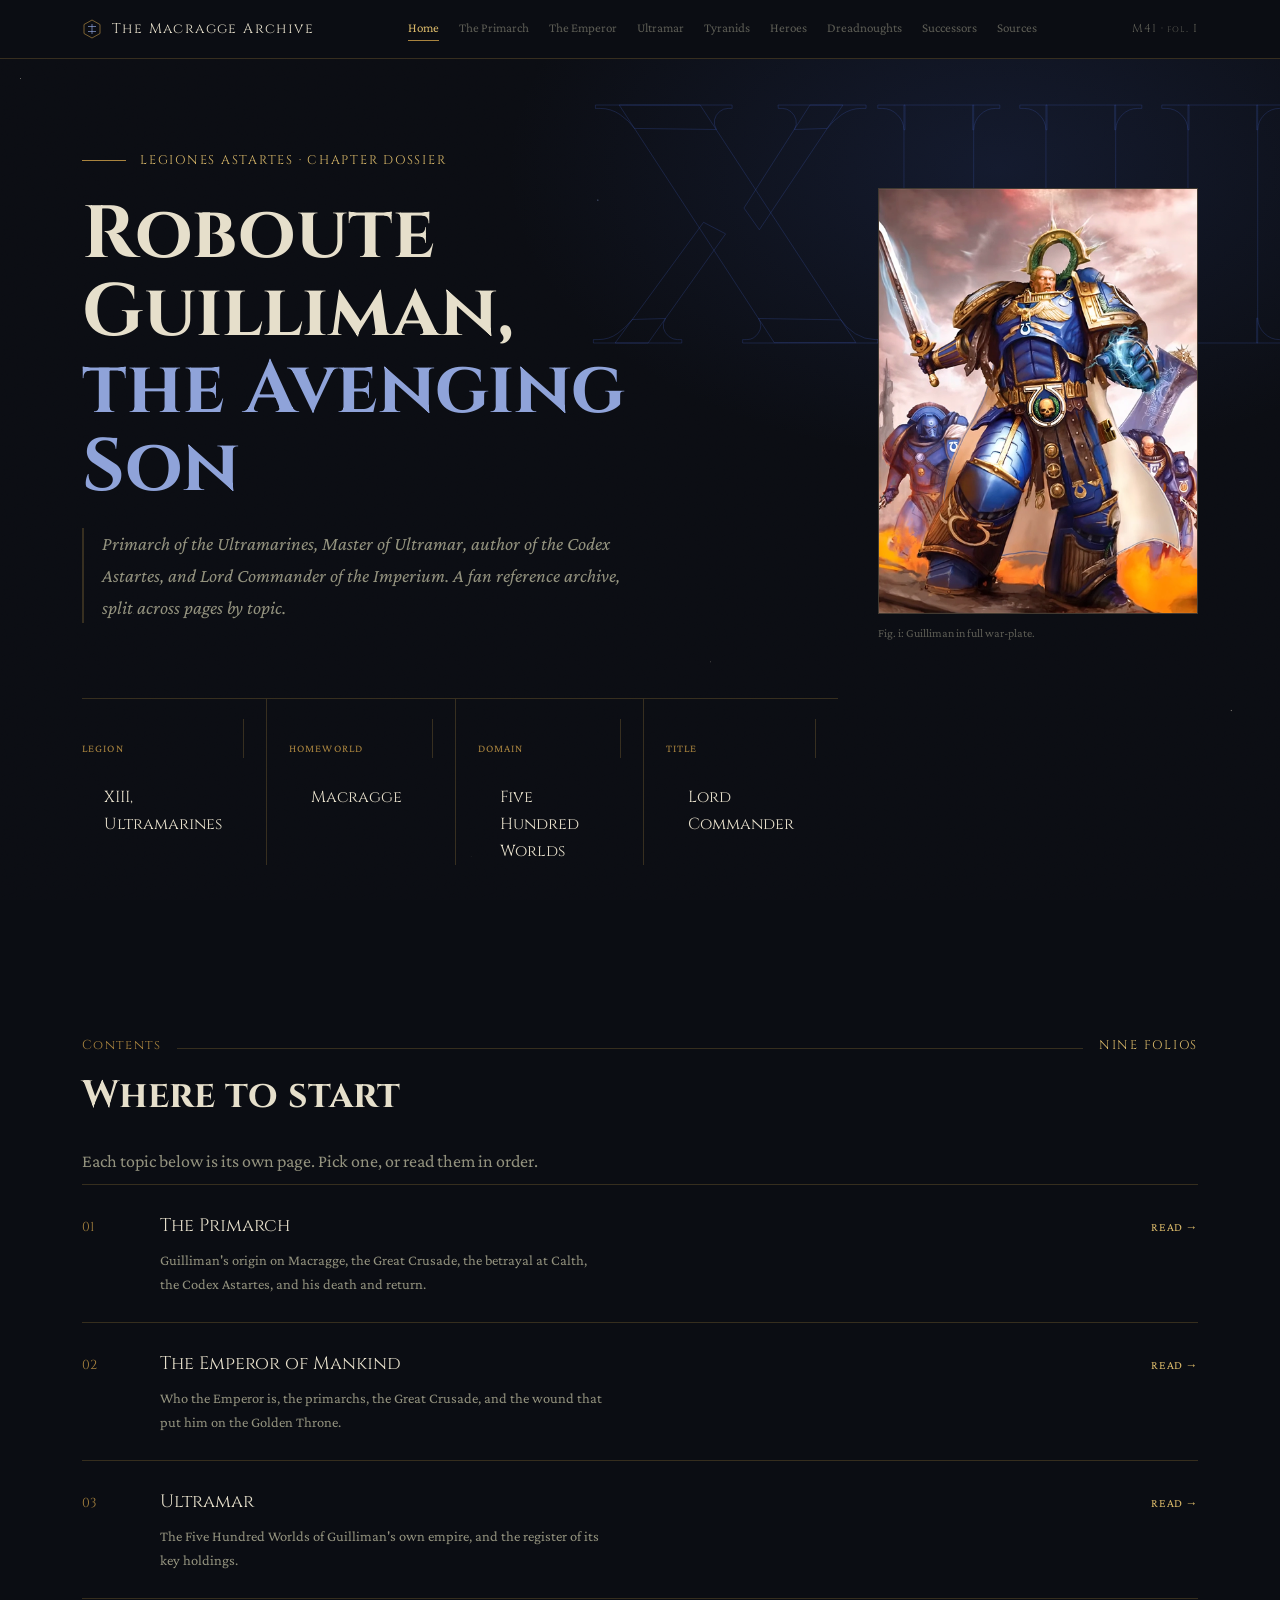
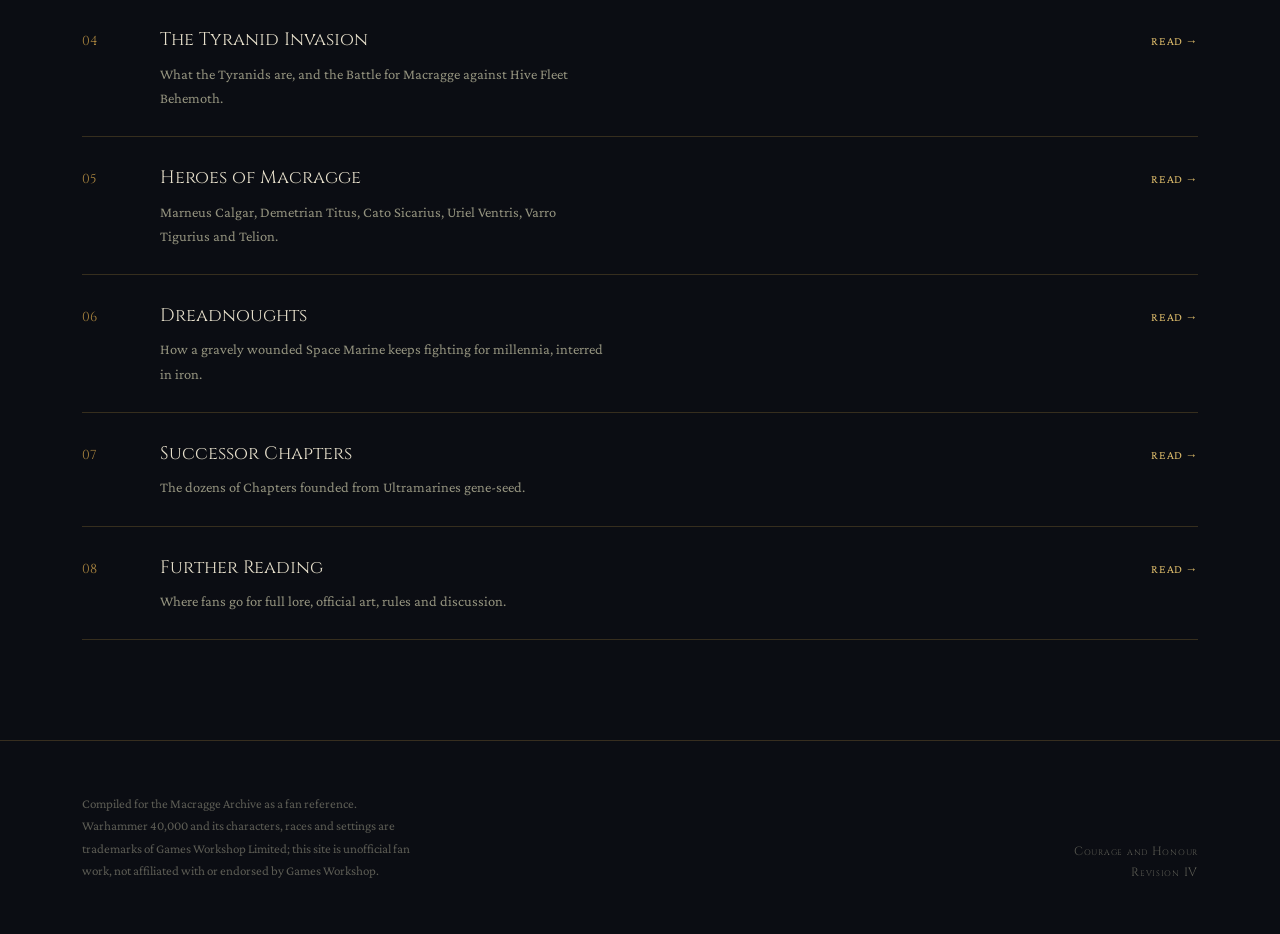
<file: index.html>
<!DOCTYPE html>
<html lang="en">
<head>
<meta charset="UTF-8">
<meta name="viewport" content="width=device-width, initial-scale=1, viewport-fit=cover">
<title>Home | The Macragge Archive</title>
<meta name="description" content="A fan reference archive on Roboute Guilliman and the Ultramarines, covering the Primarch, Ultramar, the Battle for Macragge, and the Chapter's heroes.">
<link rel="icon" href="data:image/svg+xml,%3Csvg xmlns='http://www.w3.org/2000/svg' viewBox='0 0 40 40'%3E%3Crect width='40' height='40' rx='4' fill='%230b0d13'/%3E%3Cpath d='M20 4 L34 12 V28 L20 36 L6 28 V12 Z' stroke='%23a9843f' stroke-width='2' fill='none'/%3E%3C/svg%3E">
<link rel="preconnect" href="https://fonts.googleapis.com">
<link rel="preconnect" href="https://fonts.gstatic.com" crossorigin>
<link href="https://fonts.googleapis.com/css2?family=Cinzel:wght@500;600;700;900&family=Crimson+Pro:ital,wght@0,400;0,500;0,600;1,400;1,500&display=swap" rel="stylesheet">
<link rel="stylesheet" href="css/style.css">

</head>
<body>
<nav>
  <div class="wrap">
    <div class="brand">
      <svg viewBox="0 0 40 40" fill="none"><path d="M20 2 L36 11 V29 L20 38 L4 29 V11 Z" stroke="#a9843f" stroke-width="1.4"/><path d="M20 10 L20 30 M12 15 L28 15 M12 25 L28 25" stroke="#8fa3d9" stroke-width="1.4"/></svg>
      The Macragge Archive
    </div>
    <button class="nav-toggle" aria-label="Open menu"><span></span><span></span><span></span></button>
    <div class="navlinks">
      <a href="index.html">Home</a>
      <a href="guilliman.html">The Primarch</a>
      <a href="emperor.html">The Emperor</a>
      <a href="ultramar.html">Ultramar</a>
      <a href="tyranids.html">Tyranids</a>
      <a href="heroes.html">Heroes</a>
      <a href="dreadnoughts.html">Dreadnoughts</a>
      <a href="successors.html">Successors</a>
      <a href="resources.html">Sources</a>
    </div>
    <div class="folio sc">M41 · fol. I</div>
  </div>
</nav>
<main>

<header class="hero" id="top">
  <div class="starfield" aria-hidden="true"></div>
  <div class="hero-watermark">XIII</div>
  <div class="wrap">
    <div class="hero-left">
      <div class="kicker-line"><div class="rule"></div><span class="tag">Legiones Astartes · Chapter Dossier</span></div>
      <h1>Roboute Guilliman,<br><em>the Avenging Son</em></h1>
      <p class="sub">Primarch of the Ultramarines, Master of Ultramar, author of the Codex Astartes, and Lord Commander of the Imperium. A fan reference archive, split across pages by topic.</p>
    </div>
    <div class="hero-side">
      <div class="img-slot ratio-3x4">
        <img src="images/hero/guilliman-portrait.jpg" alt="Roboute Guilliman, Primarch of the Ultramarines">
        <div class="slot-label"><div class="icon">I</div><div class="path">images/hero/guilliman-portrait.jpg</div><div class="hint">portrait · 900×1200</div></div>
      </div>
      <div class="img-caption">Fig. i: Guilliman in full war-plate.</div>
    </div>
  </div>
  <div class="wrap">
    <div class="hero-stats">
      <div><div class="k">Legion</div><div class="v">XIII, Ultramarines</div></div>
      <div><div class="k">Homeworld</div><div class="v">Macragge</div></div>
      <div><div class="k">Domain</div><div class="v">Five Hundred Worlds</div></div>
      <div><div class="k">Title</div><div class="v">Lord Commander</div></div>
    </div>
  </div>
</header>

<section>
  <div class="wrap">
    <div class="eyebrow"><span class="roman">Contents</span><span class="line"></span><span class="tag">Nine folios</span></div>
    <h2 class="section-title">Where to start</h2>
    <p style="margin-bottom:8px;">Each topic below is its own page. Pick one, or read them in order.</p>
    <div class="toc">
      <a class="toc-row" href="guilliman.html"><div class="no">01</div><div><div class="tt">The Primarch</div><div class="dd">Guilliman's origin on Macragge, the Great Crusade, the betrayal at Calth, the Codex Astartes, and his death and return.</div></div><div class="go">Read →</div></a>
      <a class="toc-row" href="emperor.html"><div class="no">02</div><div><div class="tt">The Emperor of Mankind</div><div class="dd">Who the Emperor is, the primarchs, the Great Crusade, and the wound that put him on the Golden Throne.</div></div><div class="go">Read →</div></a>
      <a class="toc-row" href="ultramar.html"><div class="no">03</div><div><div class="tt">Ultramar</div><div class="dd">The Five Hundred Worlds of Guilliman's own empire, and the register of its key holdings.</div></div><div class="go">Read →</div></a>
      <a class="toc-row" href="tyranids.html"><div class="no">04</div><div><div class="tt">The Tyranid Invasion</div><div class="dd">What the Tyranids are, and the Battle for Macragge against Hive Fleet Behemoth.</div></div><div class="go">Read →</div></a>
      <a class="toc-row" href="heroes.html"><div class="no">05</div><div><div class="tt">Heroes of Macragge</div><div class="dd">Marneus Calgar, Demetrian Titus, Cato Sicarius, Uriel Ventris, Varro Tigurius and Telion.</div></div><div class="go">Read →</div></a>
      <a class="toc-row" href="dreadnoughts.html"><div class="no">06</div><div><div class="tt">Dreadnoughts</div><div class="dd">How a gravely wounded Space Marine keeps fighting for millennia, interred in iron.</div></div><div class="go">Read →</div></a>
      <a class="toc-row" href="successors.html"><div class="no">07</div><div><div class="tt">Successor Chapters</div><div class="dd">The dozens of Chapters founded from Ultramarines gene-seed.</div></div><div class="go">Read →</div></a>
      <a class="toc-row" href="resources.html"><div class="no">08</div><div><div class="tt">Further Reading</div><div class="dd">Where fans go for full lore, official art, rules and discussion.</div></div><div class="go">Read →</div></a>
    </div>
  </div>
</section>

</main>
<footer>
  <div class="wrap">
    <div class="col-l">Compiled for the Macragge Archive as a fan reference. Warhammer 40,000 and its characters, races and settings are trademarks of Games Workshop Limited; this site is unofficial fan work, not affiliated with or endorsed by Games Workshop.</div>
    <div class="col-r sc">Courage and Honour<br>Revision IV</div>
  </div>
</footer>
<script src="js/script.js"></script>
</body>
</html>
</file>
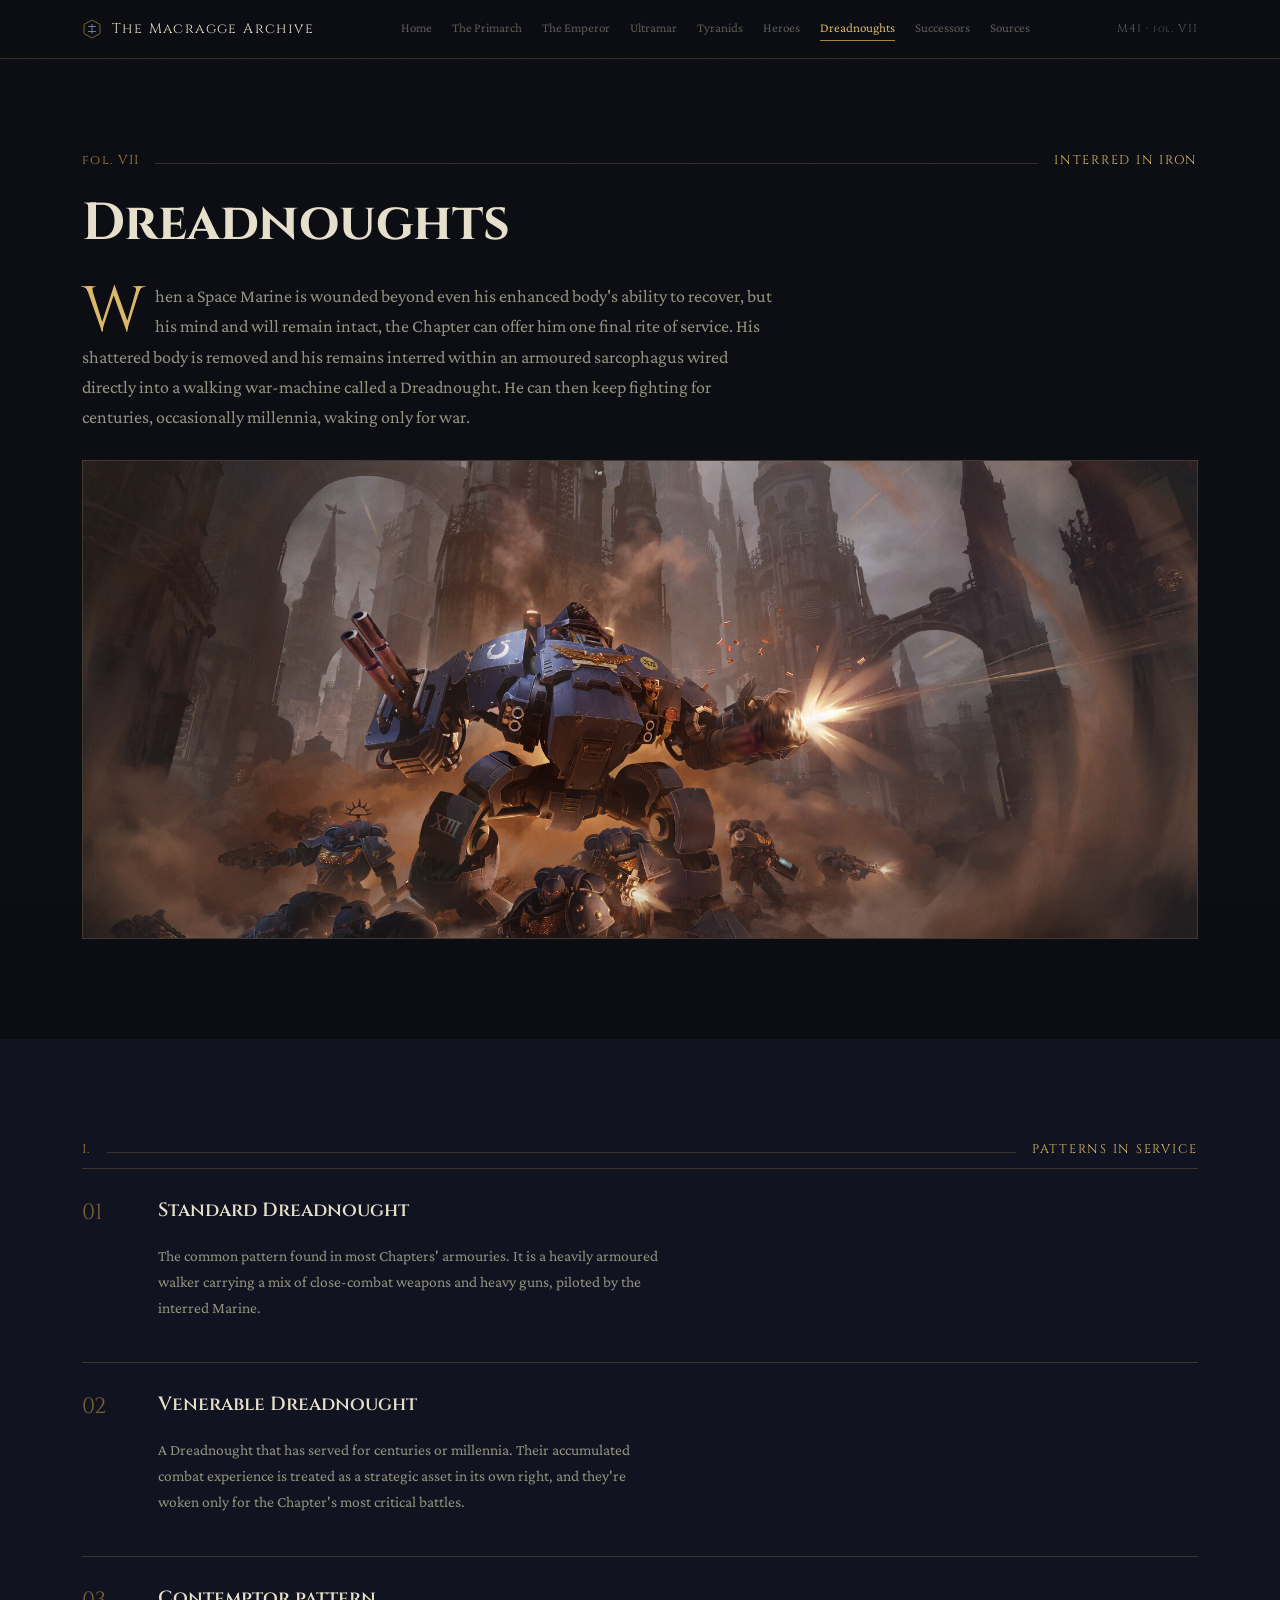
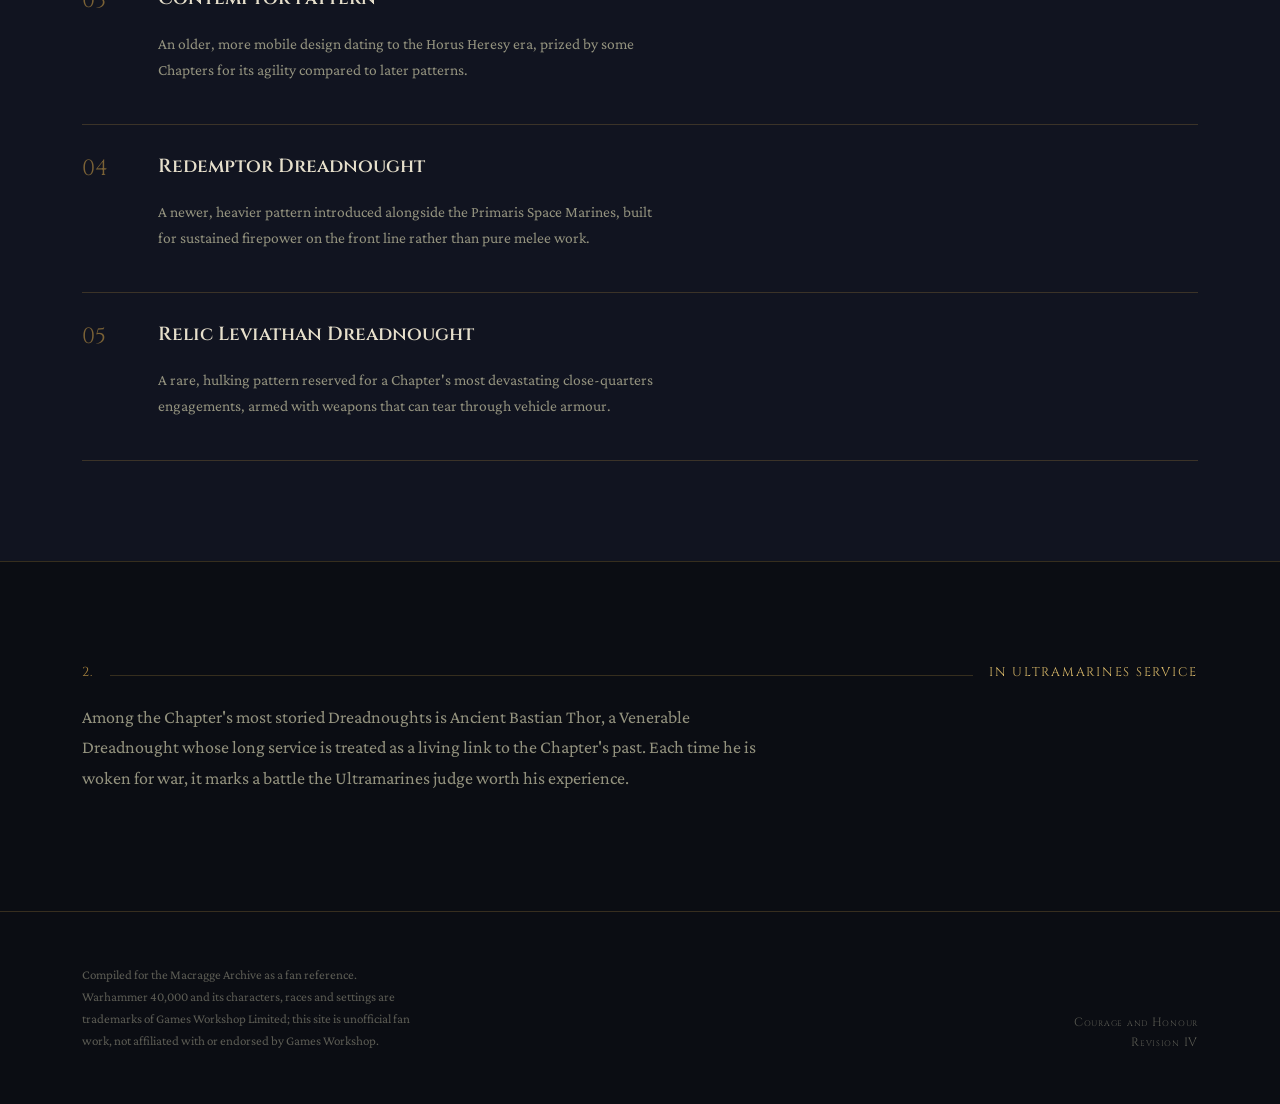
<file: dreadnoughts.html>
<!DOCTYPE html>
<html lang="en">
<head>
<meta charset="UTF-8">
<meta name="viewport" content="width=device-width, initial-scale=1, viewport-fit=cover">
<title>Dreadnoughts | The Macragge Archive</title>
<meta name="description" content="How a gravely wounded Space Marine keeps fighting for millennia, interred in iron. Covers Dreadnought patterns and their use in Ultramarines service.">
<link rel="icon" href="data:image/svg+xml,%3Csvg xmlns='http://www.w3.org/2000/svg' viewBox='0 0 40 40'%3E%3Crect width='40' height='40' rx='4' fill='%230b0d13'/%3E%3Cpath d='M20 4 L34 12 V28 L20 36 L6 28 V12 Z' stroke='%23a9843f' stroke-width='2' fill='none'/%3E%3C/svg%3E">
<link rel="preconnect" href="https://fonts.googleapis.com">
<link rel="preconnect" href="https://fonts.gstatic.com" crossorigin>
<link href="https://fonts.googleapis.com/css2?family=Cinzel:wght@500;600;700;900&family=Crimson+Pro:ital,wght@0,400;0,500;0,600;1,400;1,500&display=swap" rel="stylesheet">
<link rel="stylesheet" href="css/style.css">

</head>
<body>
<nav>
  <div class="wrap">
    <div class="brand">
      <svg viewBox="0 0 40 40" fill="none"><path d="M20 2 L36 11 V29 L20 38 L4 29 V11 Z" stroke="#a9843f" stroke-width="1.4"/><path d="M20 10 L20 30 M12 15 L28 15 M12 25 L28 25" stroke="#8fa3d9" stroke-width="1.4"/></svg>
      The Macragge Archive
    </div>
    <button class="nav-toggle" aria-label="Open menu"><span></span><span></span><span></span></button>
    <div class="navlinks">
      <a href="index.html">Home</a>
      <a href="guilliman.html">The Primarch</a>
      <a href="emperor.html">The Emperor</a>
      <a href="ultramar.html">Ultramar</a>
      <a href="tyranids.html">Tyranids</a>
      <a href="heroes.html">Heroes</a>
      <a href="dreadnoughts.html">Dreadnoughts</a>
      <a href="successors.html">Successors</a>
      <a href="resources.html">Sources</a>
    </div>
    <div class="folio sc">M41 · fol. VII</div>
  </div>
</nav>
<main>

<section style="padding-top:150px;">
  <div class="wrap">
    <div class="eyebrow"><span class="roman">fol. VII</span><span class="line"></span><span class="tag">Interred in Iron</span></div>
    <h1 style="font-size:clamp(32px,5vw,52px); max-width:16ch;">Dreadnoughts</h1>
    <p class="lede" style="max-width:70ch; margin-top:14px;">When a Space Marine is wounded beyond even his enhanced body's ability to recover, but his mind and will remain intact, the Chapter can offer him one final rite of service. His shattered body is removed and his remains interred within an armoured sarcophagus wired directly into a walking war-machine called a Dreadnought. He can then keep fighting for centuries, occasionally millennia, waking only for war.</p>
    <div class="img-slot ratio-21x9" style="margin-top:28px;">
      <img src="images/dreadnoughts/dreadnought-interment.jpg" alt="The Rite of Interment for a Dreadnought">
      <div class="slot-label"><div class="icon">II</div><div class="path">images/dreadnoughts/dreadnought-interment.jpg</div><div class="hint">banner · 2000×850</div></div>
    </div>
  </div>
</section>

<section class="alt-bg">
  <div class="wrap">
    <div class="eyebrow"><span class="roman">1.</span><span class="line"></span><span class="tag">Patterns in service</span></div>
    <div class="ledger">
      <div class="ledger-row"><div class="no">01</div><div><h3>Standard Dreadnought</h3><p>The common pattern found in most Chapters' armouries. It is a heavily armoured walker carrying a mix of close-combat weapons and heavy guns, piloted by the interred Marine.</p></div></div>
      <div class="ledger-row"><div class="no">02</div><div><h3>Venerable Dreadnought</h3><p>A Dreadnought that has served for centuries or millennia. Their accumulated combat experience is treated as a strategic asset in its own right, and they're woken only for the Chapter's most critical battles.</p></div></div>
      <div class="ledger-row"><div class="no">03</div><div><h3>Contemptor pattern</h3><p>An older, more mobile design dating to the Horus Heresy era, prized by some Chapters for its agility compared to later patterns.</p></div></div>
      <div class="ledger-row"><div class="no">04</div><div><h3>Redemptor Dreadnought</h3><p>A newer, heavier pattern introduced alongside the Primaris Space Marines, built for sustained firepower on the front line rather than pure melee work.</p></div></div>
      <div class="ledger-row"><div class="no">05</div><div><h3>Relic Leviathan Dreadnought</h3><p>A rare, hulking pattern reserved for a Chapter's most devastating close-quarters engagements, armed with weapons that can tear through vehicle armour.</p></div></div>
    </div>
  </div>
</section>

<section class="rule-top">
  <div class="wrap">
    <div class="eyebrow"><span class="roman">2.</span><span class="line"></span><span class="tag">In Ultramarines service</span></div>
    <p style="max-width:68ch;">Among the Chapter's most storied Dreadnoughts is Ancient Bastian Thor, a Venerable Dreadnought whose long service is treated as a living link to the Chapter's past. Each time he is woken for war, it marks a battle the Ultramarines judge worth his experience.</p>
  </div>
</section>

</main>
<footer>
  <div class="wrap">
    <div class="col-l">Compiled for the Macragge Archive as a fan reference. Warhammer 40,000 and its characters, races and settings are trademarks of Games Workshop Limited; this site is unofficial fan work, not affiliated with or endorsed by Games Workshop.</div>
    <div class="col-r sc">Courage and Honour<br>Revision IV</div>
  </div>
</footer>
<script src="js/script.js"></script>
</body>
</html>
</file>
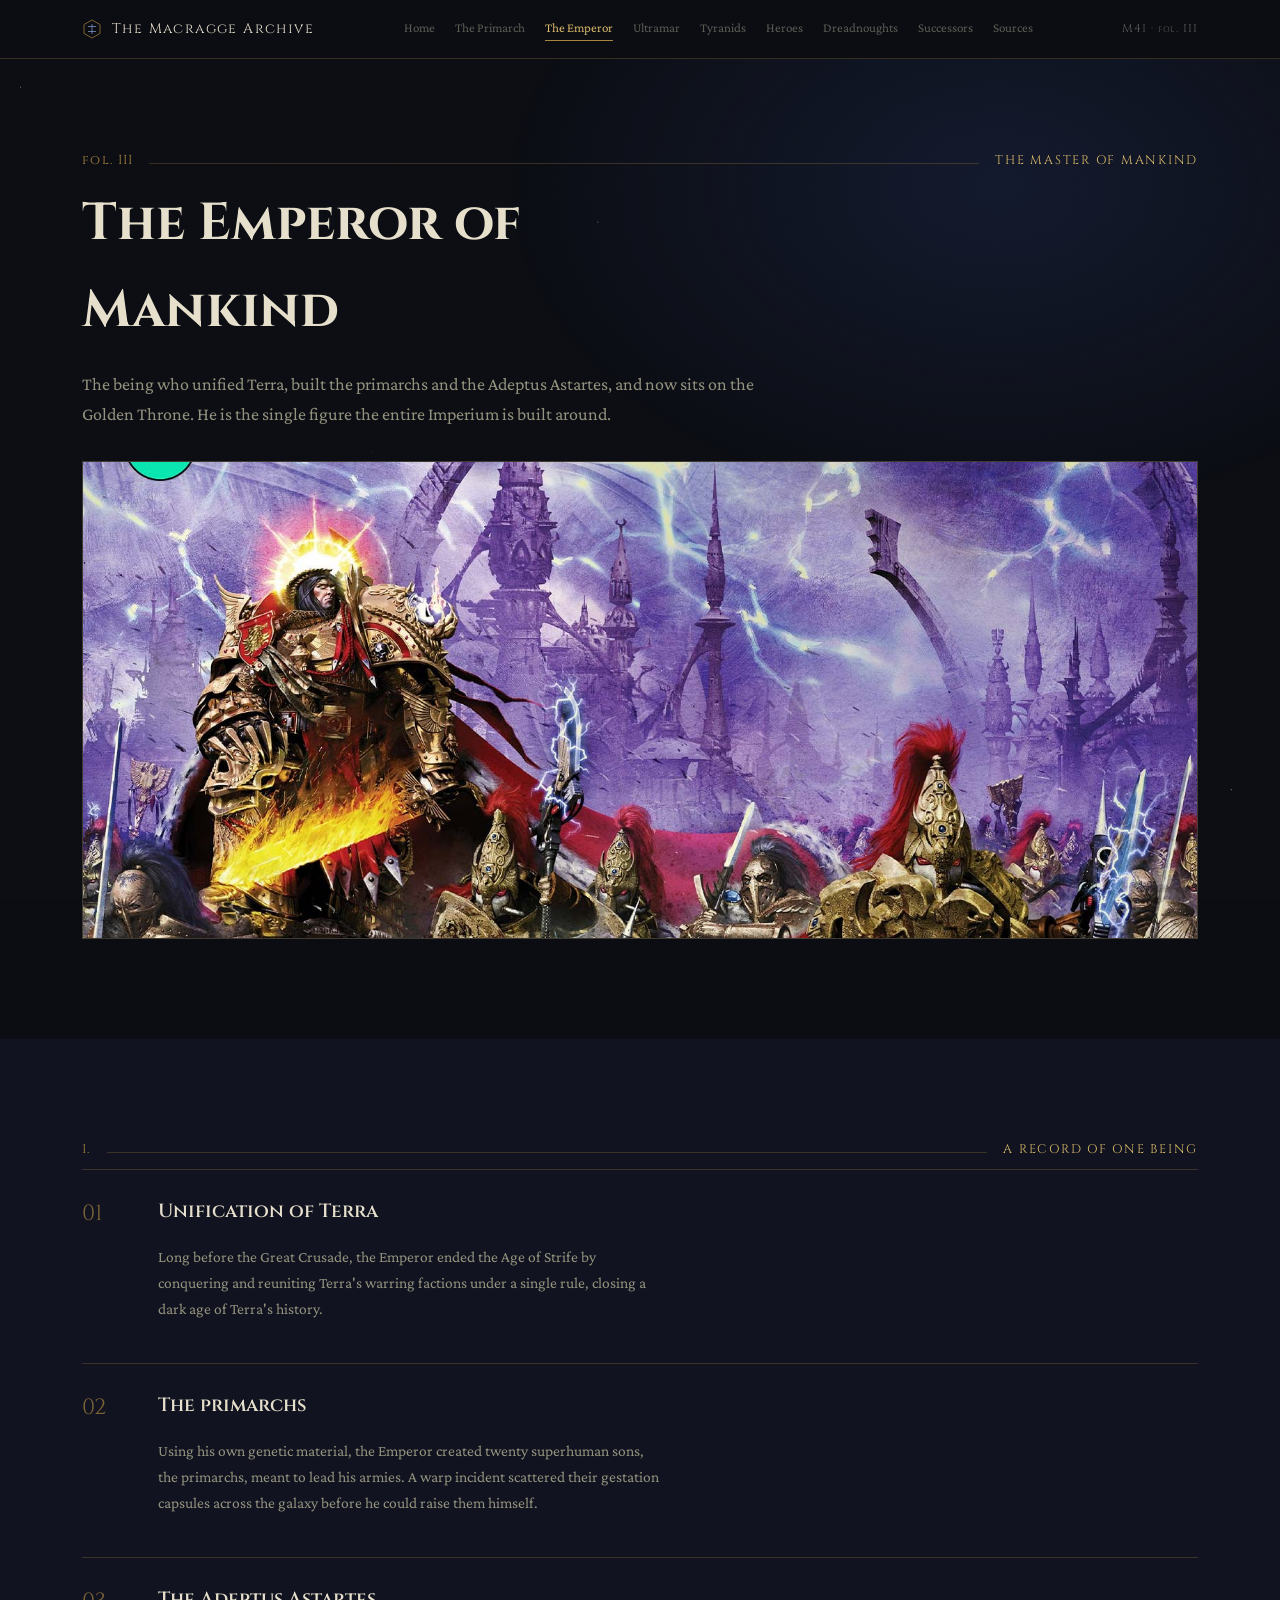
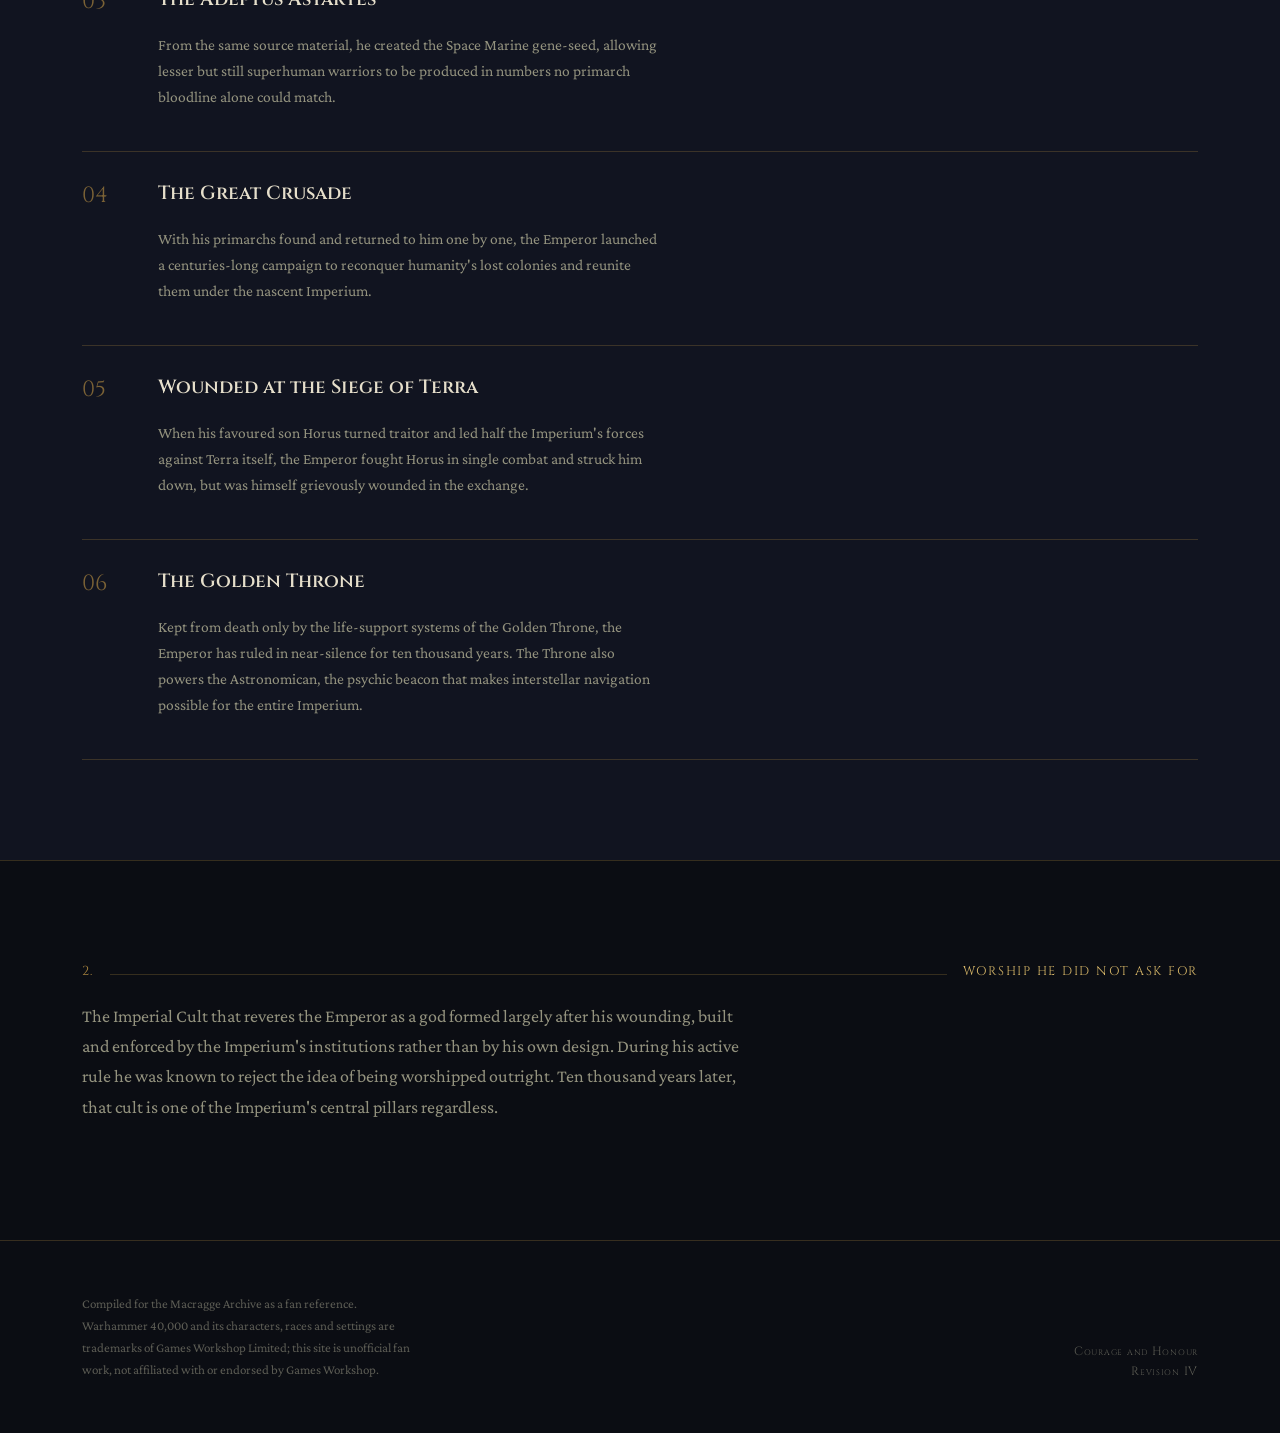
<file: emperor.html>
<!DOCTYPE html>
<html lang="en">
<head>
<meta charset="UTF-8">
<meta name="viewport" content="width=device-width, initial-scale=1, viewport-fit=cover">
<title>The Emperor of Mankind | The Macragge Archive</title>
<meta name="description" content="Who the Emperor of Mankind is: the Unification of Terra, the primarchs, the Great Crusade, and the wound that put him on the Golden Throne.">
<link rel="icon" href="data:image/svg+xml,%3Csvg xmlns='http://www.w3.org/2000/svg' viewBox='0 0 40 40'%3E%3Crect width='40' height='40' rx='4' fill='%230b0d13'/%3E%3Cpath d='M20 4 L34 12 V28 L20 36 L6 28 V12 Z' stroke='%23a9843f' stroke-width='2' fill='none'/%3E%3C/svg%3E">
<link rel="preconnect" href="https://fonts.googleapis.com">
<link rel="preconnect" href="https://fonts.gstatic.com" crossorigin>
<link href="https://fonts.googleapis.com/css2?family=Cinzel:wght@500;600;700;900&family=Crimson+Pro:ital,wght@0,400;0,500;0,600;1,400;1,500&display=swap" rel="stylesheet">
<link rel="stylesheet" href="css/style.css">

</head>
<body>
<nav>
  <div class="wrap">
    <div class="brand">
      <svg viewBox="0 0 40 40" fill="none"><path d="M20 2 L36 11 V29 L20 38 L4 29 V11 Z" stroke="#a9843f" stroke-width="1.4"/><path d="M20 10 L20 30 M12 15 L28 15 M12 25 L28 25" stroke="#8fa3d9" stroke-width="1.4"/></svg>
      The Macragge Archive
    </div>
    <button class="nav-toggle" aria-label="Open menu"><span></span><span></span><span></span></button>
    <div class="navlinks">
      <a href="index.html">Home</a>
      <a href="guilliman.html">The Primarch</a>
      <a href="emperor.html">The Emperor</a>
      <a href="ultramar.html">Ultramar</a>
      <a href="tyranids.html">Tyranids</a>
      <a href="heroes.html">Heroes</a>
      <a href="dreadnoughts.html">Dreadnoughts</a>
      <a href="successors.html">Successors</a>
      <a href="resources.html">Sources</a>
    </div>
    <div class="folio sc">M41 · fol. III</div>
  </div>
</nav>
<main>

<section style="padding-top:150px;">
  <div class="starfield" aria-hidden="true"></div>
  <div class="wrap">
    <div class="eyebrow"><span class="roman">fol. III</span><span class="line"></span><span class="tag">The Master of Mankind</span></div>
    <h1 style="font-size:clamp(32px,5vw,52px); max-width:18ch;">The Emperor of Mankind</h1>
    <p style="max-width:70ch; margin-top:14px;">The being who unified Terra, built the primarchs and the Adeptus Astartes, and now sits on the Golden Throne. He is the single figure the entire Imperium is built around.</p>
    <div class="img-slot ratio-21x9" style="margin-top:32px;">
      <img src="images/emperor/emperor-golden-throne.jpg" alt="The Emperor on the Golden Throne">
      <div class="slot-label"><div class="icon">II</div><div class="path">images/emperor/emperor-golden-throne.jpg</div><div class="hint">banner · 2000×850</div></div>
    </div>
  </div>
</section>

<section class="alt-bg">
  <div class="wrap">
    <div class="eyebrow"><span class="roman">1.</span><span class="line"></span><span class="tag">A record of one being</span></div>
    <div class="ledger">
      <div class="ledger-row"><div class="no">01</div><div><h3>Unification of Terra</h3><p>Long before the Great Crusade, the Emperor ended the Age of Strife by conquering and reuniting Terra's warring factions under a single rule, closing a dark age of Terra's history.</p></div></div>
      <div class="ledger-row"><div class="no">02</div><div><h3>The primarchs</h3><p>Using his own genetic material, the Emperor created twenty superhuman sons, the primarchs, meant to lead his armies. A warp incident scattered their gestation capsules across the galaxy before he could raise them himself.</p></div></div>
      <div class="ledger-row"><div class="no">03</div><div><h3>The Adeptus Astartes</h3><p>From the same source material, he created the Space Marine gene-seed, allowing lesser but still superhuman warriors to be produced in numbers no primarch bloodline alone could match.</p></div></div>
      <div class="ledger-row"><div class="no">04</div><div><h3>The Great Crusade</h3><p>With his primarchs found and returned to him one by one, the Emperor launched a centuries-long campaign to reconquer humanity's lost colonies and reunite them under the nascent Imperium.</p></div></div>
      <div class="ledger-row"><div class="no">05</div><div><h3>Wounded at the Siege of Terra</h3><p>When his favoured son Horus turned traitor and led half the Imperium's forces against Terra itself, the Emperor fought Horus in single combat and struck him down, but was himself grievously wounded in the exchange.</p></div></div>
      <div class="ledger-row"><div class="no">06</div><div><h3>The Golden Throne</h3><p>Kept from death only by the life-support systems of the Golden Throne, the Emperor has ruled in near-silence for ten thousand years. The Throne also powers the Astronomican, the psychic beacon that makes interstellar navigation possible for the entire Imperium.</p></div></div>
    </div>
  </div>
</section>

<section class="rule-top">
  <div class="wrap">
    <div class="eyebrow"><span class="roman">2.</span><span class="line"></span><span class="tag">Worship he did not ask for</span></div>
    <p style="max-width:68ch;">The Imperial Cult that reveres the Emperor as a god formed largely after his wounding, built and enforced by the Imperium's institutions rather than by his own design. During his active rule he was known to reject the idea of being worshipped outright. Ten thousand years later, that cult is one of the Imperium's central pillars regardless.</p>
  </div>
</section>

</main>
<footer>
  <div class="wrap">
    <div class="col-l">Compiled for the Macragge Archive as a fan reference. Warhammer 40,000 and its characters, races and settings are trademarks of Games Workshop Limited; this site is unofficial fan work, not affiliated with or endorsed by Games Workshop.</div>
    <div class="col-r sc">Courage and Honour<br>Revision IV</div>
  </div>
</footer>
<script src="js/script.js"></script>
</body>
</html>
</file>
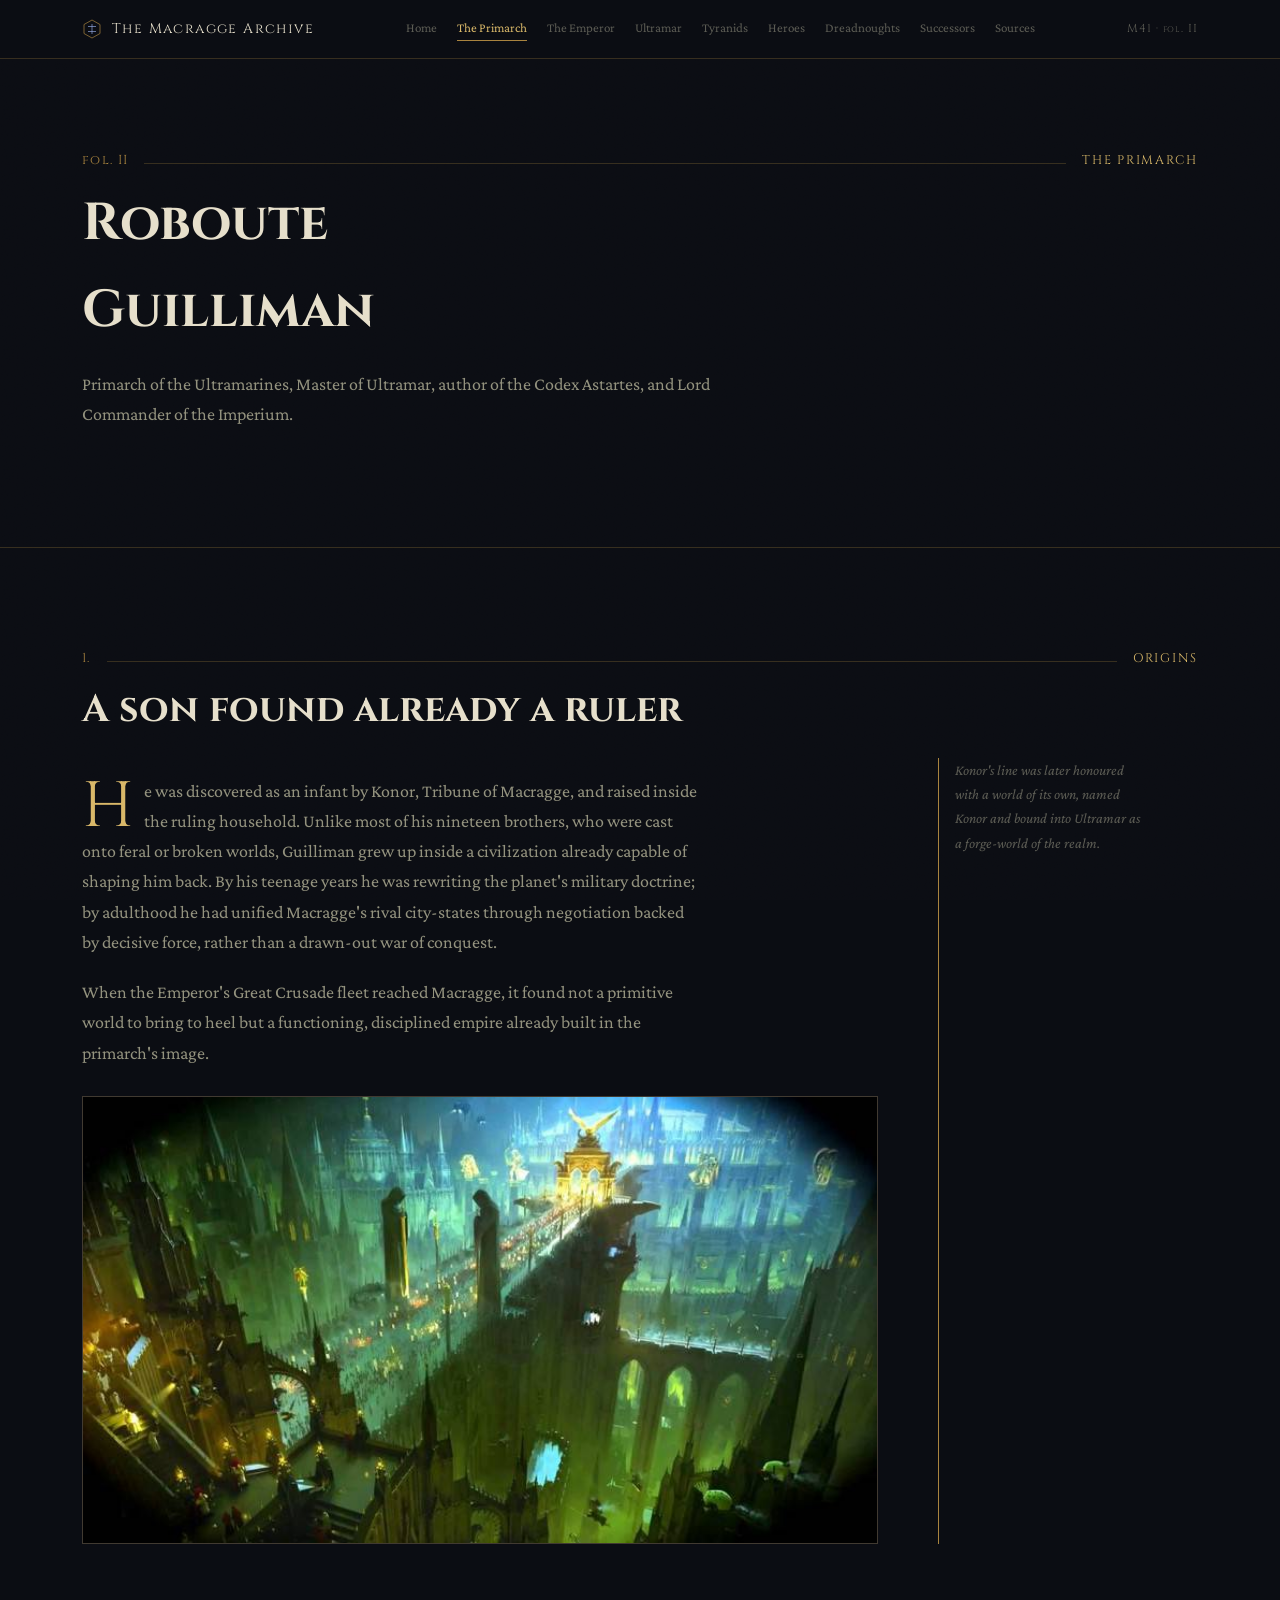
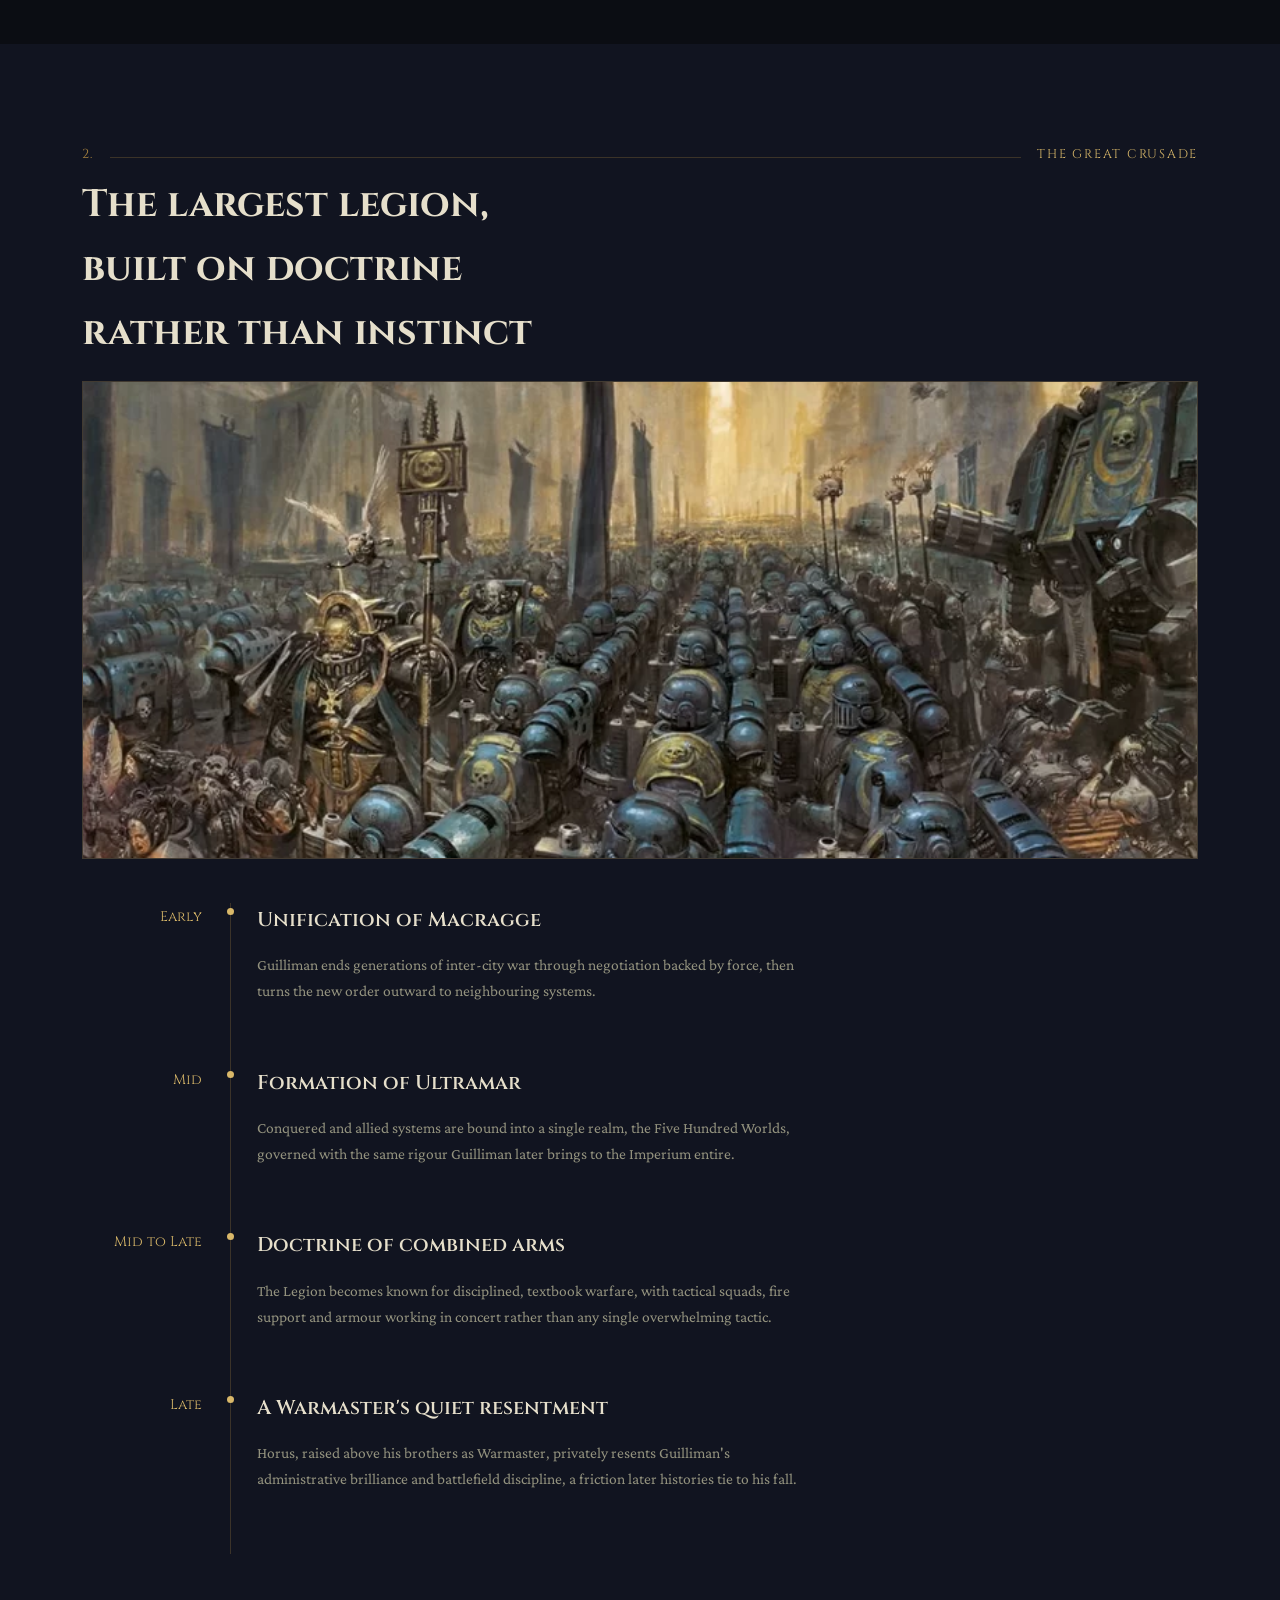
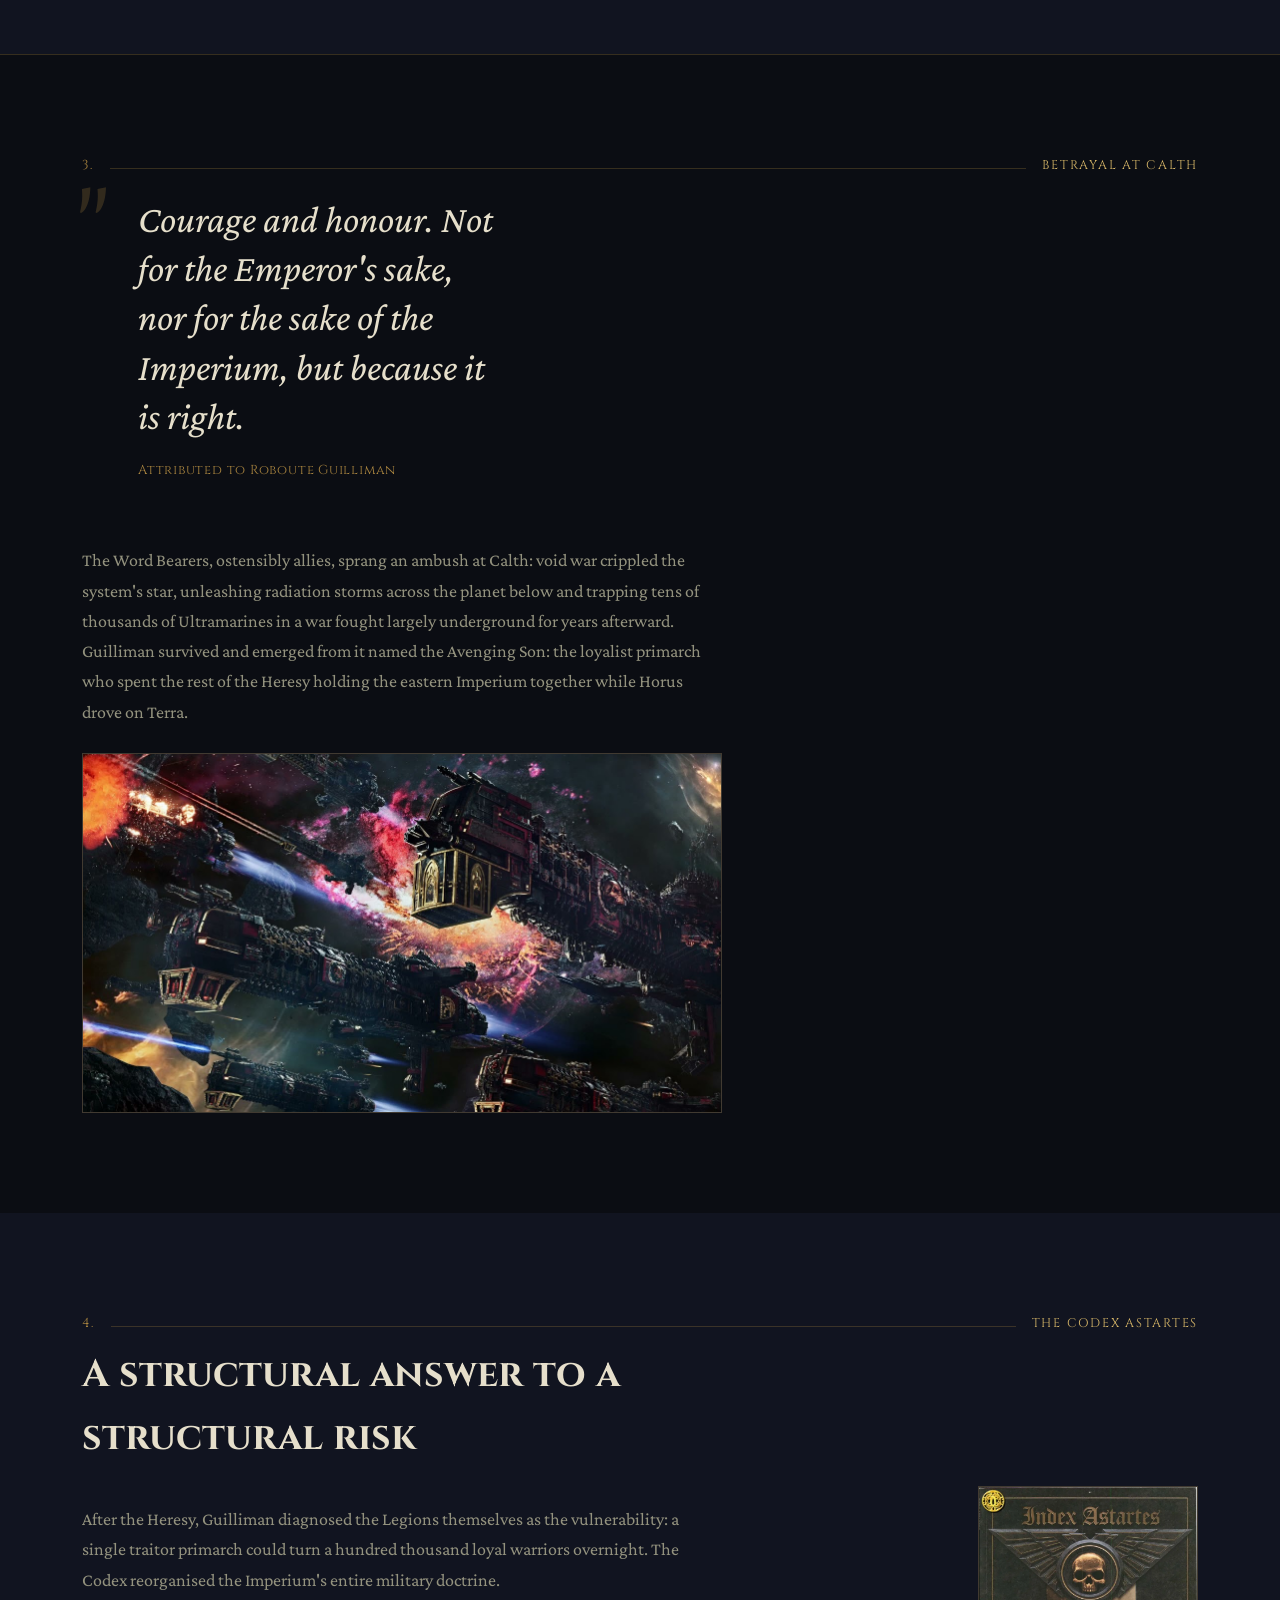
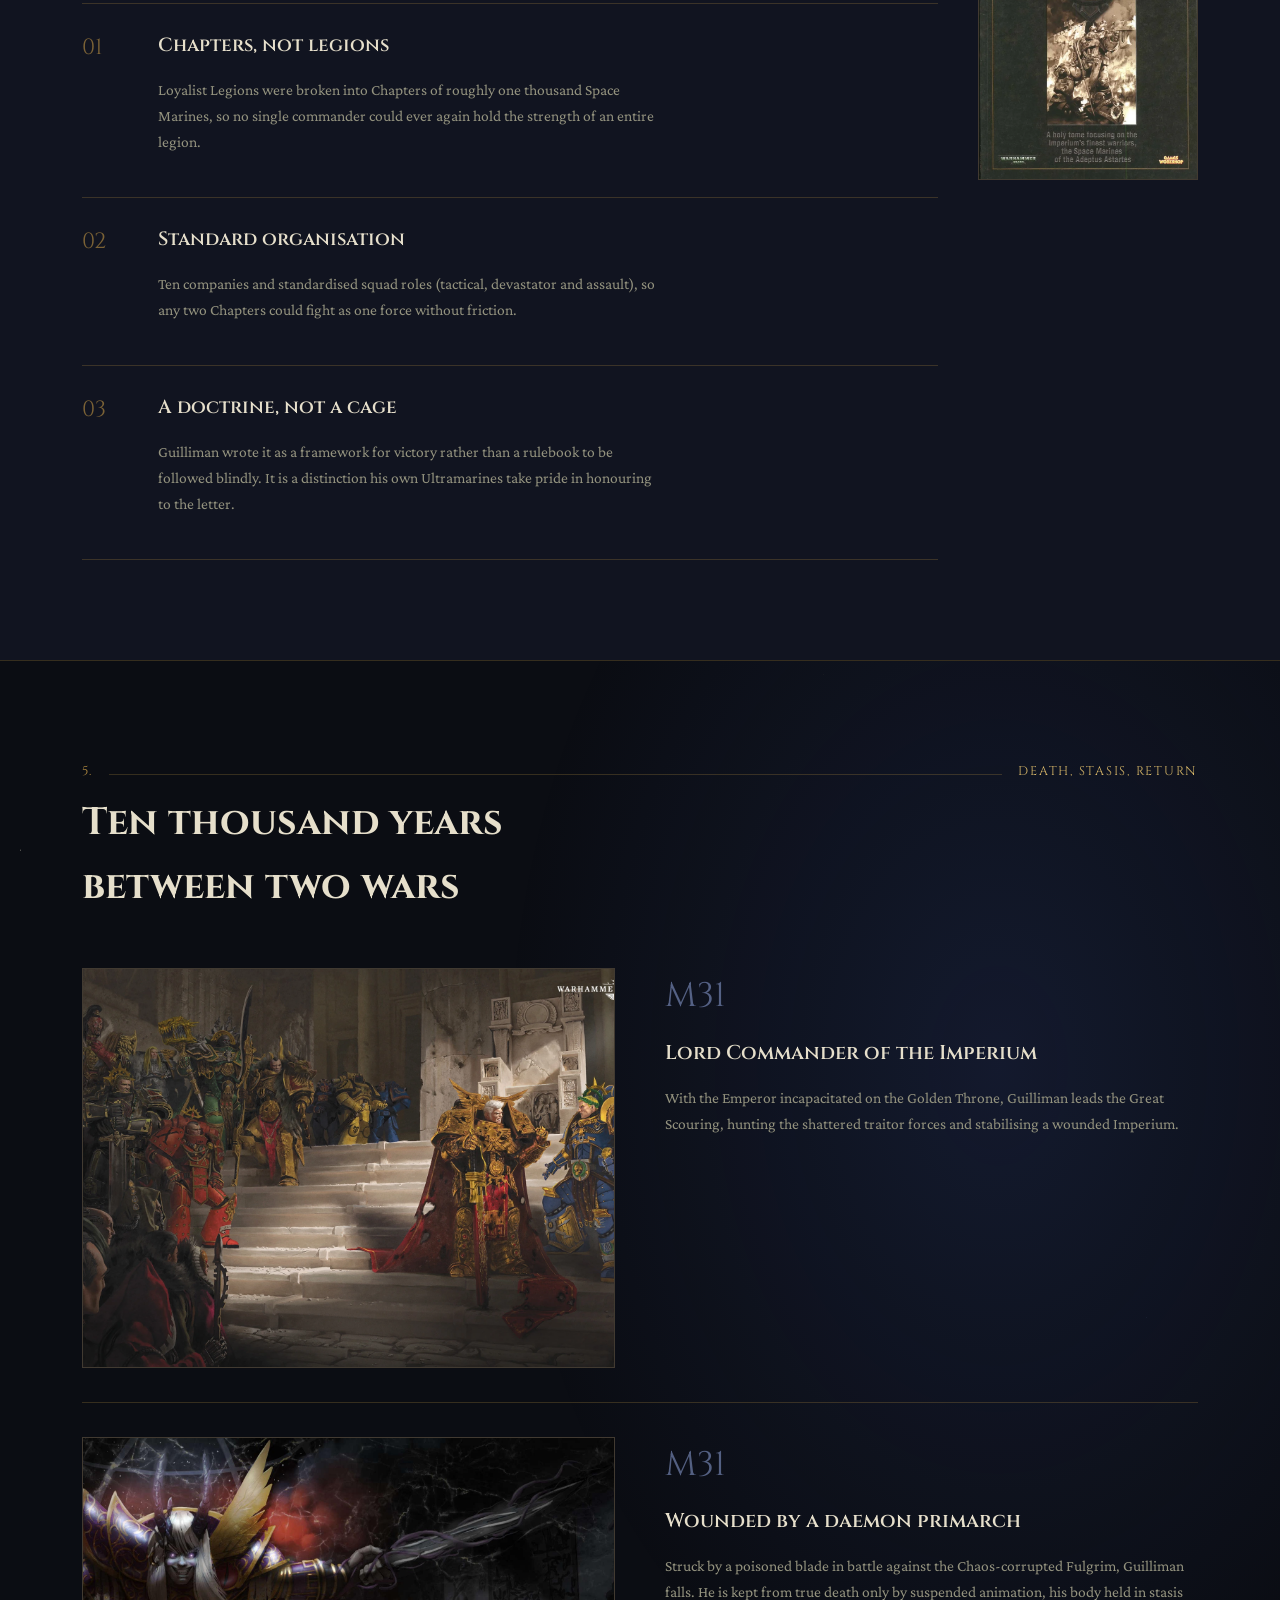
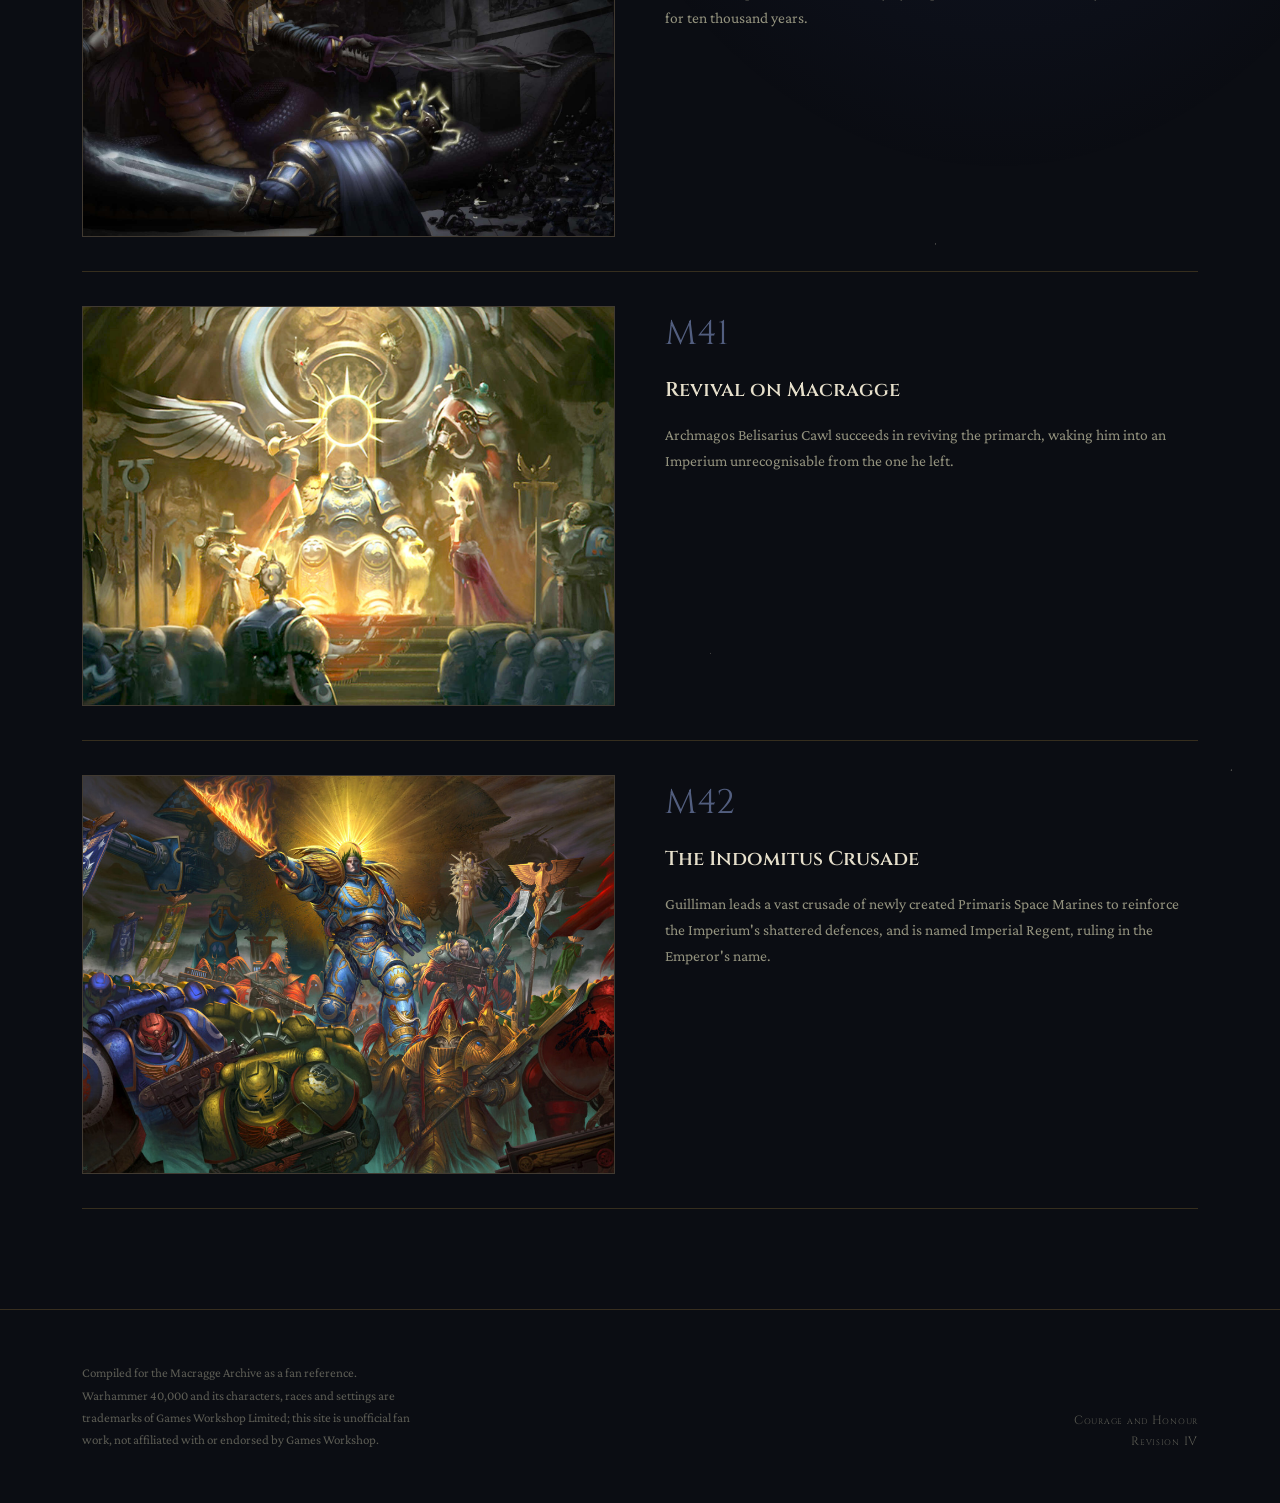
<file: guilliman.html>
<!DOCTYPE html>
<html lang="en">
<head>
<meta charset="UTF-8">
<meta name="viewport" content="width=device-width, initial-scale=1, viewport-fit=cover">
<title>The Primarch | The Macragge Archive</title>
<meta name="description" content="Roboute Guilliman's full biography: his origins on Macragge, the Great Crusade, the betrayal at Calth, the Codex Astartes, and his death and return.">
<link rel="icon" href="data:image/svg+xml,%3Csvg xmlns='http://www.w3.org/2000/svg' viewBox='0 0 40 40'%3E%3Crect width='40' height='40' rx='4' fill='%230b0d13'/%3E%3Cpath d='M20 4 L34 12 V28 L20 36 L6 28 V12 Z' stroke='%23a9843f' stroke-width='2' fill='none'/%3E%3C/svg%3E">
<link rel="preconnect" href="https://fonts.googleapis.com">
<link rel="preconnect" href="https://fonts.gstatic.com" crossorigin>
<link href="https://fonts.googleapis.com/css2?family=Cinzel:wght@500;600;700;900&family=Crimson+Pro:ital,wght@0,400;0,500;0,600;1,400;1,500&display=swap" rel="stylesheet">
<link rel="stylesheet" href="css/style.css">

</head>
<body>
<nav>
  <div class="wrap">
    <div class="brand">
      <svg viewBox="0 0 40 40" fill="none"><path d="M20 2 L36 11 V29 L20 38 L4 29 V11 Z" stroke="#a9843f" stroke-width="1.4"/><path d="M20 10 L20 30 M12 15 L28 15 M12 25 L28 25" stroke="#8fa3d9" stroke-width="1.4"/></svg>
      The Macragge Archive
    </div>
    <button class="nav-toggle" aria-label="Open menu"><span></span><span></span><span></span></button>
    <div class="navlinks">
      <a href="index.html">Home</a>
      <a href="guilliman.html">The Primarch</a>
      <a href="emperor.html">The Emperor</a>
      <a href="ultramar.html">Ultramar</a>
      <a href="tyranids.html">Tyranids</a>
      <a href="heroes.html">Heroes</a>
      <a href="dreadnoughts.html">Dreadnoughts</a>
      <a href="successors.html">Successors</a>
      <a href="resources.html">Sources</a>
    </div>
    <div class="folio sc">M41 · fol. II</div>
  </div>
</nav>
<main>

<section style="padding-top:150px;">
  <div class="wrap">
    <div class="eyebrow"><span class="roman">fol. II</span><span class="line"></span><span class="tag">The Primarch</span></div>
    <h1 style="font-size:clamp(32px,5vw,52px); max-width:16ch;">Roboute Guilliman</h1>
    <p style="max-width:70ch; margin-top:14px;">Primarch of the Ultramarines, Master of Ultramar, author of the Codex Astartes, and Lord Commander of the Imperium.</p>
  </div>
</section>

<section class="rule-top">
  <div class="wrap">
    <div class="eyebrow"><span class="roman">1.</span><span class="line"></span><span class="tag">Origins</span></div>
    <h2 class="section-title">A son found already a ruler</h2>
    <div class="layout" style="display:grid; grid-template-columns:1fr 260px; gap:60px;">
      <div>
        <p class="lede">He was discovered as an infant by Konor, Tribune of Macragge, and raised inside the ruling household. Unlike most of his nineteen brothers, who were cast onto feral or broken worlds, Guilliman grew up inside a civilization already capable of shaping him back. By his teenage years he was rewriting the planet's military doctrine; by adulthood he had unified Macragge's rival city-states through negotiation backed by decisive force, rather than a drawn-out war of conquest.</p>
        <p style="margin-top:20px;">When the Emperor's Great Crusade fleet reached Macragge, it found not a primitive world to bring to heel but a functioning, disciplined empire already built in the primarch's image.</p>
        <div class="img-slot ratio-16x9" style="margin-top:28px;">
          <img src="images/origins/unification-of-macragge.jpg" alt="Unification of Macragge">
          <div class="slot-label"><div class="path">images/origins/unification-of-macragge.jpg</div><div class="hint">wide scene · 1600×900</div></div>
        </div>
      </div>
      <div class="gloss">Konor's line was later honoured with a world of its own, named Konor and bound into Ultramar as a forge-world of the realm.</div>
    </div>
  </div>
</section>

<section class="alt-bg">
  <div class="wrap">
    <div class="eyebrow"><span class="roman">2.</span><span class="line"></span><span class="tag">The Great Crusade</span></div>
    <h2 class="section-title" style="max-width:20ch;">The largest legion, built on doctrine rather than instinct</h2>
    <div class="img-slot ratio-21x9" style="margin-bottom:44px;">
      <img src="images/crusade/great-crusade-fleet.jpg" alt="The Ultramarines fleet during the Great Crusade">
      <div class="slot-label"><div class="path">images/crusade/great-crusade-fleet.jpg</div><div class="hint">banner · 2000×850</div></div>
    </div>
    <div class="chron">
      <div class="yr">Early</div><div class="ev"><h3>Unification of Macragge</h3><p>Guilliman ends generations of inter-city war through negotiation backed by force, then turns the new order outward to neighbouring systems.</p></div>
      <div class="yr">Mid</div><div class="ev"><h3>Formation of Ultramar</h3><p>Conquered and allied systems are bound into a single realm, the Five Hundred Worlds, governed with the same rigour Guilliman later brings to the Imperium entire.</p></div>
      <div class="yr">Mid to Late</div><div class="ev"><h3>Doctrine of combined arms</h3><p>The Legion becomes known for disciplined, textbook warfare, with tactical squads, fire support and armour working in concert rather than any single overwhelming tactic.</p></div>
      <div class="yr">Late</div><div class="ev"><h3>A Warmaster's quiet resentment</h3><p>Horus, raised above his brothers as Warmaster, privately resents Guilliman's administrative brilliance and battlefield discipline, a friction later histories tie to his fall.</p></div>
    </div>
  </div>
</section>

<section class="rule-top">
  <div class="wrap">
    <div class="eyebrow"><span class="roman">3.</span><span class="line"></span><span class="tag">Betrayal at Calth</span></div>
    <div class="pullquote">
      <span class="mark">"</span>
      <p>Courage and honour. Not for the Emperor's sake, nor for the sake of the Imperium, but because it is right.</p>
      <cite>Attributed to Roboute Guilliman
    </div>
    <div style="max-width:70ch; margin-top:54px;">
      <p>The Word Bearers, ostensibly allies, sprang an ambush at Calth: void war crippled the system's star, unleashing radiation storms across the planet below and trapping tens of thousands of Ultramarines in a war fought largely underground for years afterward. Guilliman survived and emerged from it named the Avenging Son: the loyalist primarch who spent the rest of the Heresy holding the eastern Imperium together while Horus drove on Terra.</p>
      <div class="img-slot ratio-16x9" style="margin-top:26px; max-width:640px;">
        <img src="images/calth/calth-underground-war.jpg" alt="The underground war on Calth">
        <div class="slot-label"><div class="path">images/calth/calth-underground-war.jpg</div><div class="hint">scene · 1200×675</div></div>
      </div>
    </div>
  </div>
</section>

<section class="alt-bg">
  <div class="wrap">
    <div class="eyebrow"><span class="roman">4.</span><span class="line"></span><span class="tag">The Codex Astartes</span></div>
    <h2 class="section-title" style="max-width:22ch;">A structural answer to a structural risk</h2>
    <div style="display:grid; grid-template-columns:1fr 220px; gap:40px; align-items:start;">
      <div>
        <p style="margin-bottom:8px;">After the Heresy, Guilliman diagnosed the Legions themselves as the vulnerability: a single traitor primarch could turn a hundred thousand loyal warriors overnight. The Codex reorganised the Imperium's entire military doctrine.</p>
        <div class="ledger">
          <div class="ledger-row"><div class="no">01</div><div><h3>Chapters, not legions</h3><p>Loyalist Legions were broken into Chapters of roughly one thousand Space Marines, so no single commander could ever again hold the strength of an entire legion.</p></div></div>
          <div class="ledger-row"><div class="no">02</div><div><h3>Standard organisation</h3><p>Ten companies and standardised squad roles (tactical, devastator and assault), so any two Chapters could fight as one force without friction.</p></div></div>
          <div class="ledger-row"><div class="no">03</div><div><h3>A doctrine, not a cage</h3><p>Guilliman wrote it as a framework for victory rather than a rulebook to be followed blindly. It is a distinction his own Ultramarines take pride in honouring to the letter.</p></div></div>
        </div>
      </div>
      <div class="img-slot ratio-3x4">
        <img src="images/codex/codex-astartes-relic.jpg" alt="The Codex Astartes as a relic tome">
        <div class="slot-label"><div class="path">images/codex/codex-astartes-relic.jpg</div><div class="hint">object · 750×1000</div></div>
      </div>
    </div>
  </div>
</section>

<section class="rule-top">
  <div class="starfield" aria-hidden="true"></div>
  <div class="wrap">
    <div class="eyebrow"><span class="roman">5.</span><span class="line"></span><span class="tag">Death, Stasis, Return</span></div>
    <h2 class="section-title" style="max-width:22ch;">Ten thousand years between two wars</h2>
    <div class="chronicle">
      <div class="cr-item">
        <div class="img-slot ratio-4x3"><img src="images/return/great-scouring.jpg" alt="The Great Scouring"><div class="slot-label"><div class="path">images/return/great-scouring.jpg</div><div class="hint">800×600</div></div></div>
        <div class="cr-txt"><div class="cr-year">M31</div><h3>Lord Commander of the Imperium</h3><p>With the Emperor incapacitated on the Golden Throne, Guilliman leads the Great Scouring, hunting the shattered traitor forces and stabilising a wounded Imperium.</p></div>
      </div>
      <div class="cr-item">
        <div class="cr-txt"><div class="cr-year">M31</div><h3>Wounded by a daemon primarch</h3><p>Struck by a poisoned blade in battle against the Chaos-corrupted Fulgrim, Guilliman falls. He is kept from true death only by suspended animation, his body held in stasis for ten thousand years.</p></div>
        <div class="img-slot ratio-4x3"><img src="images/return/fulgrim-duel.jpg" alt="Guilliman's duel with Fulgrim"><div class="slot-label"><div class="path">images/return/fulgrim-duel.jpg</div><div class="hint">800×600</div></div></div>
      </div>
      <div class="cr-item">
        <div class="img-slot ratio-4x3"><img src="images/return/revival-cawl.jpg" alt="Cawl reviving Guilliman"><div class="slot-label"><div class="path">images/return/revival-cawl.jpg</div><div class="hint">800×600</div></div></div>
        <div class="cr-txt"><div class="cr-year">M41</div><h3>Revival on Macragge</h3><p>Archmagos Belisarius Cawl succeeds in reviving the primarch, waking him into an Imperium unrecognisable from the one he left.</p></div>
      </div>
      <div class="cr-item">
        <div class="cr-txt"><div class="cr-year">M42</div><h3>The Indomitus Crusade</h3><p>Guilliman leads a vast crusade of newly created Primaris Space Marines to reinforce the Imperium's shattered defences, and is named Imperial Regent, ruling in the Emperor's name.</p></div>
        <div class="img-slot ratio-4x3"><img src="images/return/indomitus-crusade.jpg" alt="The Indomitus Crusade fleet"><div class="slot-label"><div class="path">images/return/indomitus-crusade.jpg</div><div class="hint">800×600</div></div></div>
      </div>
    </div>
  </div>
</section>

</main>
<footer>
  <div class="wrap">
    <div class="col-l">Compiled for the Macragge Archive as a fan reference. Warhammer 40,000 and its characters, races and settings are trademarks of Games Workshop Limited; this site is unofficial fan work, not affiliated with or endorsed by Games Workshop.</div>
    <div class="col-r sc">Courage and Honour<br>Revision IV</div>
  </div>
</footer>
<script src="js/script.js"></script>
</body>
</html>
</file>
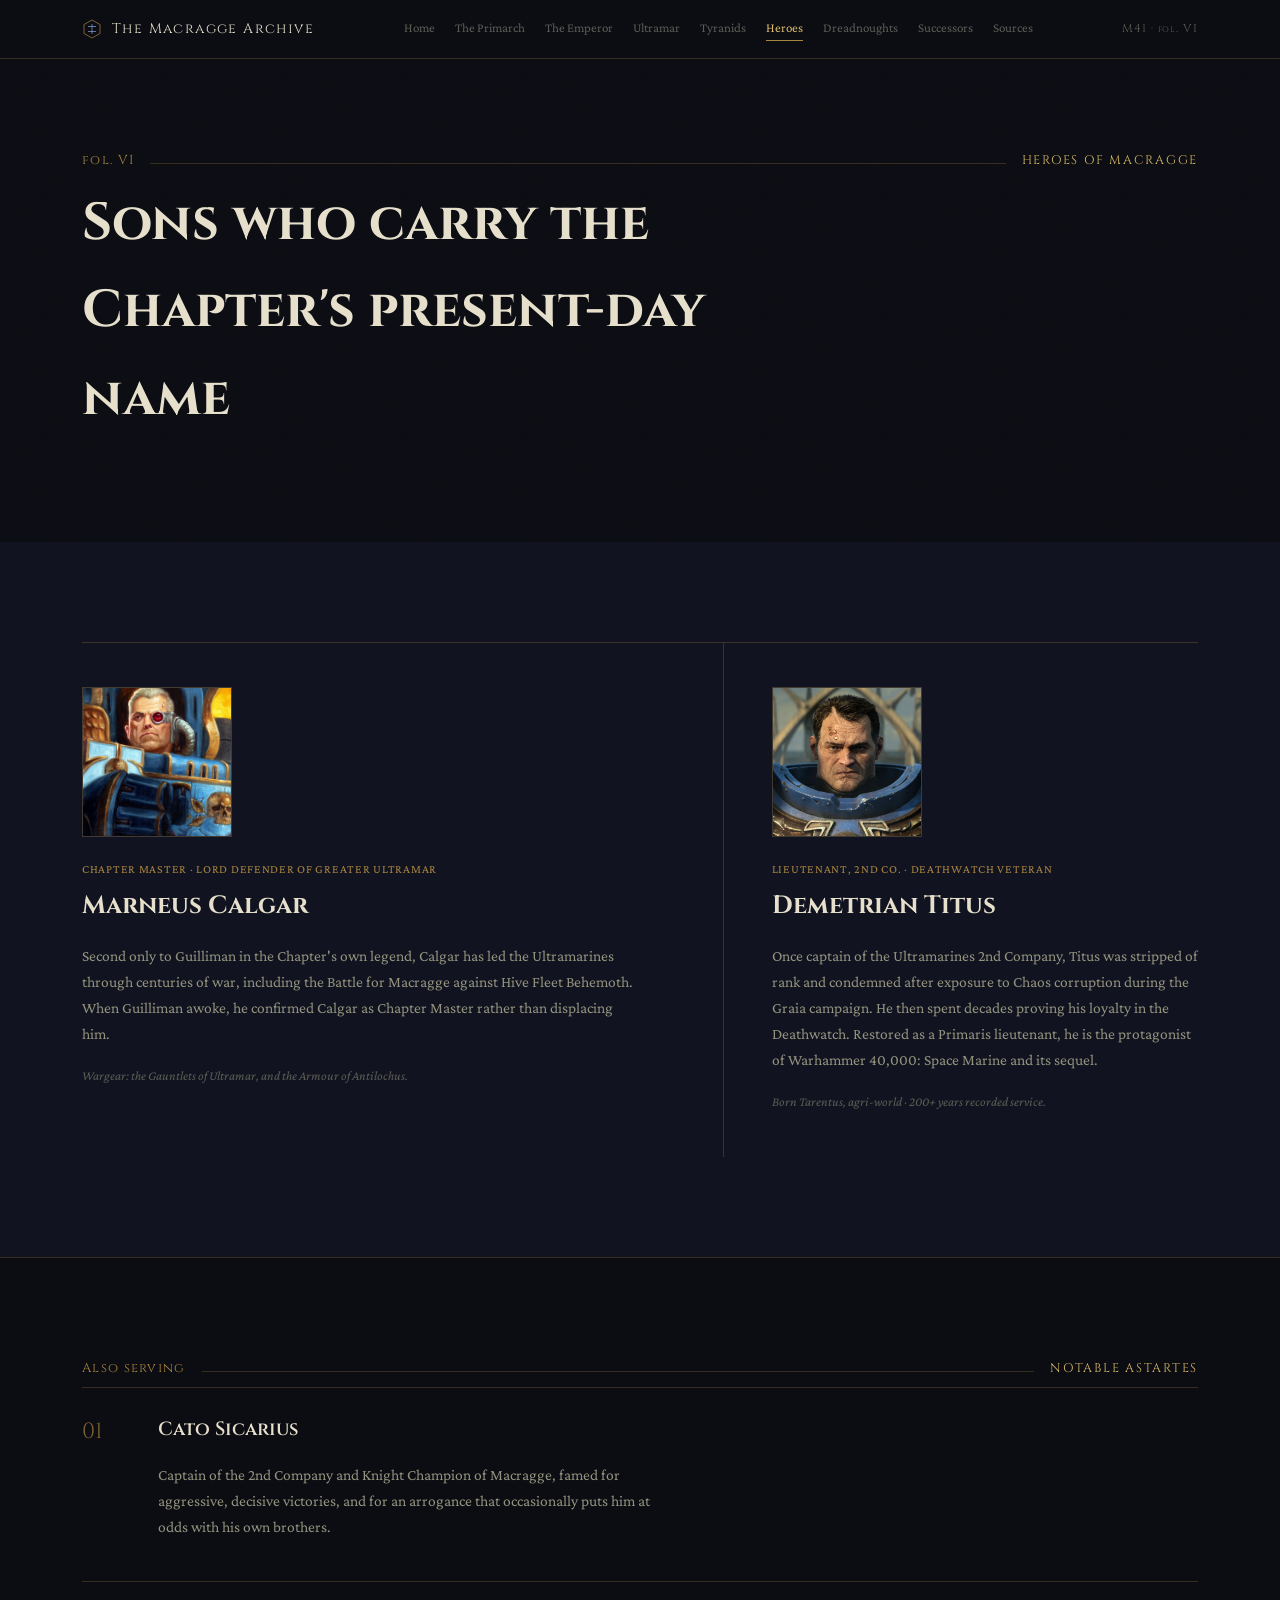
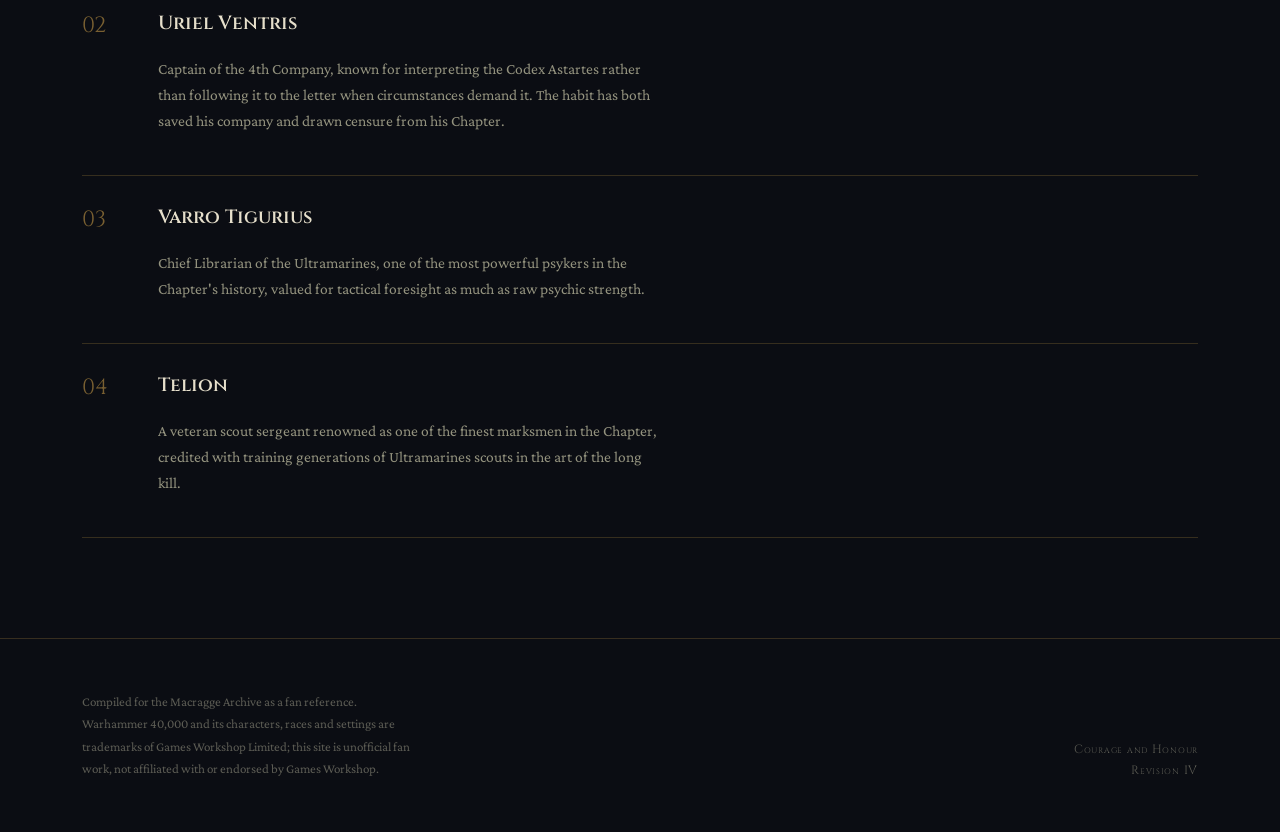
<file: heroes.html>
<!DOCTYPE html>
<html lang="en">
<head>
<meta charset="UTF-8">
<meta name="viewport" content="width=device-width, initial-scale=1, viewport-fit=cover">
<title>Heroes of Macragge | The Macragge Archive</title>
<meta name="description" content="Marneus Calgar, Demetrian Titus, Cato Sicarius, Uriel Ventris, Varro Tigurius and Telion: notable Astartes of the Ultramarines.">
<link rel="icon" href="data:image/svg+xml,%3Csvg xmlns='http://www.w3.org/2000/svg' viewBox='0 0 40 40'%3E%3Crect width='40' height='40' rx='4' fill='%230b0d13'/%3E%3Cpath d='M20 4 L34 12 V28 L20 36 L6 28 V12 Z' stroke='%23a9843f' stroke-width='2' fill='none'/%3E%3C/svg%3E">
<link rel="preconnect" href="https://fonts.googleapis.com">
<link rel="preconnect" href="https://fonts.gstatic.com" crossorigin>
<link href="https://fonts.googleapis.com/css2?family=Cinzel:wght@500;600;700;900&family=Crimson+Pro:ital,wght@0,400;0,500;0,600;1,400;1,500&display=swap" rel="stylesheet">
<link rel="stylesheet" href="css/style.css">

</head>
<body>
<nav>
  <div class="wrap">
    <div class="brand">
      <svg viewBox="0 0 40 40" fill="none"><path d="M20 2 L36 11 V29 L20 38 L4 29 V11 Z" stroke="#a9843f" stroke-width="1.4"/><path d="M20 10 L20 30 M12 15 L28 15 M12 25 L28 25" stroke="#8fa3d9" stroke-width="1.4"/></svg>
      The Macragge Archive
    </div>
    <button class="nav-toggle" aria-label="Open menu"><span></span><span></span><span></span></button>
    <div class="navlinks">
      <a href="index.html">Home</a>
      <a href="guilliman.html">The Primarch</a>
      <a href="emperor.html">The Emperor</a>
      <a href="ultramar.html">Ultramar</a>
      <a href="tyranids.html">Tyranids</a>
      <a href="heroes.html">Heroes</a>
      <a href="dreadnoughts.html">Dreadnoughts</a>
      <a href="successors.html">Successors</a>
      <a href="resources.html">Sources</a>
    </div>
    <div class="folio sc">M41 · fol. VI</div>
  </div>
</nav>
<main>

<section style="padding-top:150px;">
  <div class="wrap">
    <div class="eyebrow"><span class="roman">fol. VI</span><span class="line"></span><span class="tag">Heroes of Macragge</span></div>
    <h1 style="font-size:clamp(32px,5vw,52px); max-width:22ch;">Sons who carry the Chapter's present-day name</h1>
  </div>
</section>

<section class="alt-bg">
  <div class="wrap">
    <div class="heroes">
      <div class="hfig">
        <div class="img-slot ratio-1x1"><img src="images/heroes/marneus-calgar.jpg" alt="Marneus Calgar"><div class="slot-label"><div class="path">images/heroes/marneus-calgar.jpg</div><div class="hint">600×600</div></div></div>
        <div class="role">Chapter Master · Lord Defender of Greater Ultramar</div>
        <h3>Marneus Calgar</h3>
        <p>Second only to Guilliman in the Chapter's own legend, Calgar has led the Ultramarines through centuries of war, including the Battle for Macragge against Hive Fleet Behemoth. When Guilliman awoke, he confirmed Calgar as Chapter Master rather than displacing him.</p>
        <div class="note">Wargear: the Gauntlets of Ultramar, and the Armour of Antilochus.</div>
      </div>
      <div class="hfig second">
        <div class="img-slot ratio-1x1"><img src="images/heroes/demetrian-titus.jpg" alt="Demetrian Titus"><div class="slot-label"><div class="path">images/heroes/demetrian-titus.jpg</div><div class="hint">600×600</div></div></div>
        <div class="role">Lieutenant, 2nd Co. · Deathwatch veteran</div>
        <h3>Demetrian Titus</h3>
        <p>Once captain of the Ultramarines 2nd Company, Titus was stripped of rank and condemned after exposure to Chaos corruption during the Graia campaign. He then spent decades proving his loyalty in the Deathwatch. Restored as a Primaris lieutenant, he is the protagonist of Warhammer 40,000: Space Marine and its sequel.</p>
        <div class="note">Born Tarentus, agri-world · 200+ years recorded service.</div>
      </div>
    </div>
  </div>
</section>

<section class="rule-top">
  <div class="wrap">
    <div class="eyebrow"><span class="roman">Also serving</span><span class="line"></span><span class="tag">Notable Astartes</span></div>
    <div class="ledger">
      <div class="ledger-row"><div class="no">01</div><div><h3>Cato Sicarius</h3><p>Captain of the 2nd Company and Knight Champion of Macragge, famed for aggressive, decisive victories, and for an arrogance that occasionally puts him at odds with his own brothers.</p></div></div>
      <div class="ledger-row"><div class="no">02</div><div><h3>Uriel Ventris</h3><p>Captain of the 4th Company, known for interpreting the Codex Astartes rather than following it to the letter when circumstances demand it. The habit has both saved his company and drawn censure from his Chapter.</p></div></div>
      <div class="ledger-row"><div class="no">03</div><div><h3>Varro Tigurius</h3><p>Chief Librarian of the Ultramarines, one of the most powerful psykers in the Chapter's history, valued for tactical foresight as much as raw psychic strength.</p></div></div>
      <div class="ledger-row"><div class="no">04</div><div><h3>Telion</h3><p>A veteran scout sergeant renowned as one of the finest marksmen in the Chapter, credited with training generations of Ultramarines scouts in the art of the long kill.</p></div></div>
    </div>
  </div>
</section>

</main>
<footer>
  <div class="wrap">
    <div class="col-l">Compiled for the Macragge Archive as a fan reference. Warhammer 40,000 and its characters, races and settings are trademarks of Games Workshop Limited; this site is unofficial fan work, not affiliated with or endorsed by Games Workshop.</div>
    <div class="col-r sc">Courage and Honour<br>Revision IV</div>
  </div>
</footer>
<script src="js/script.js"></script>
</body>
</html>
</file>
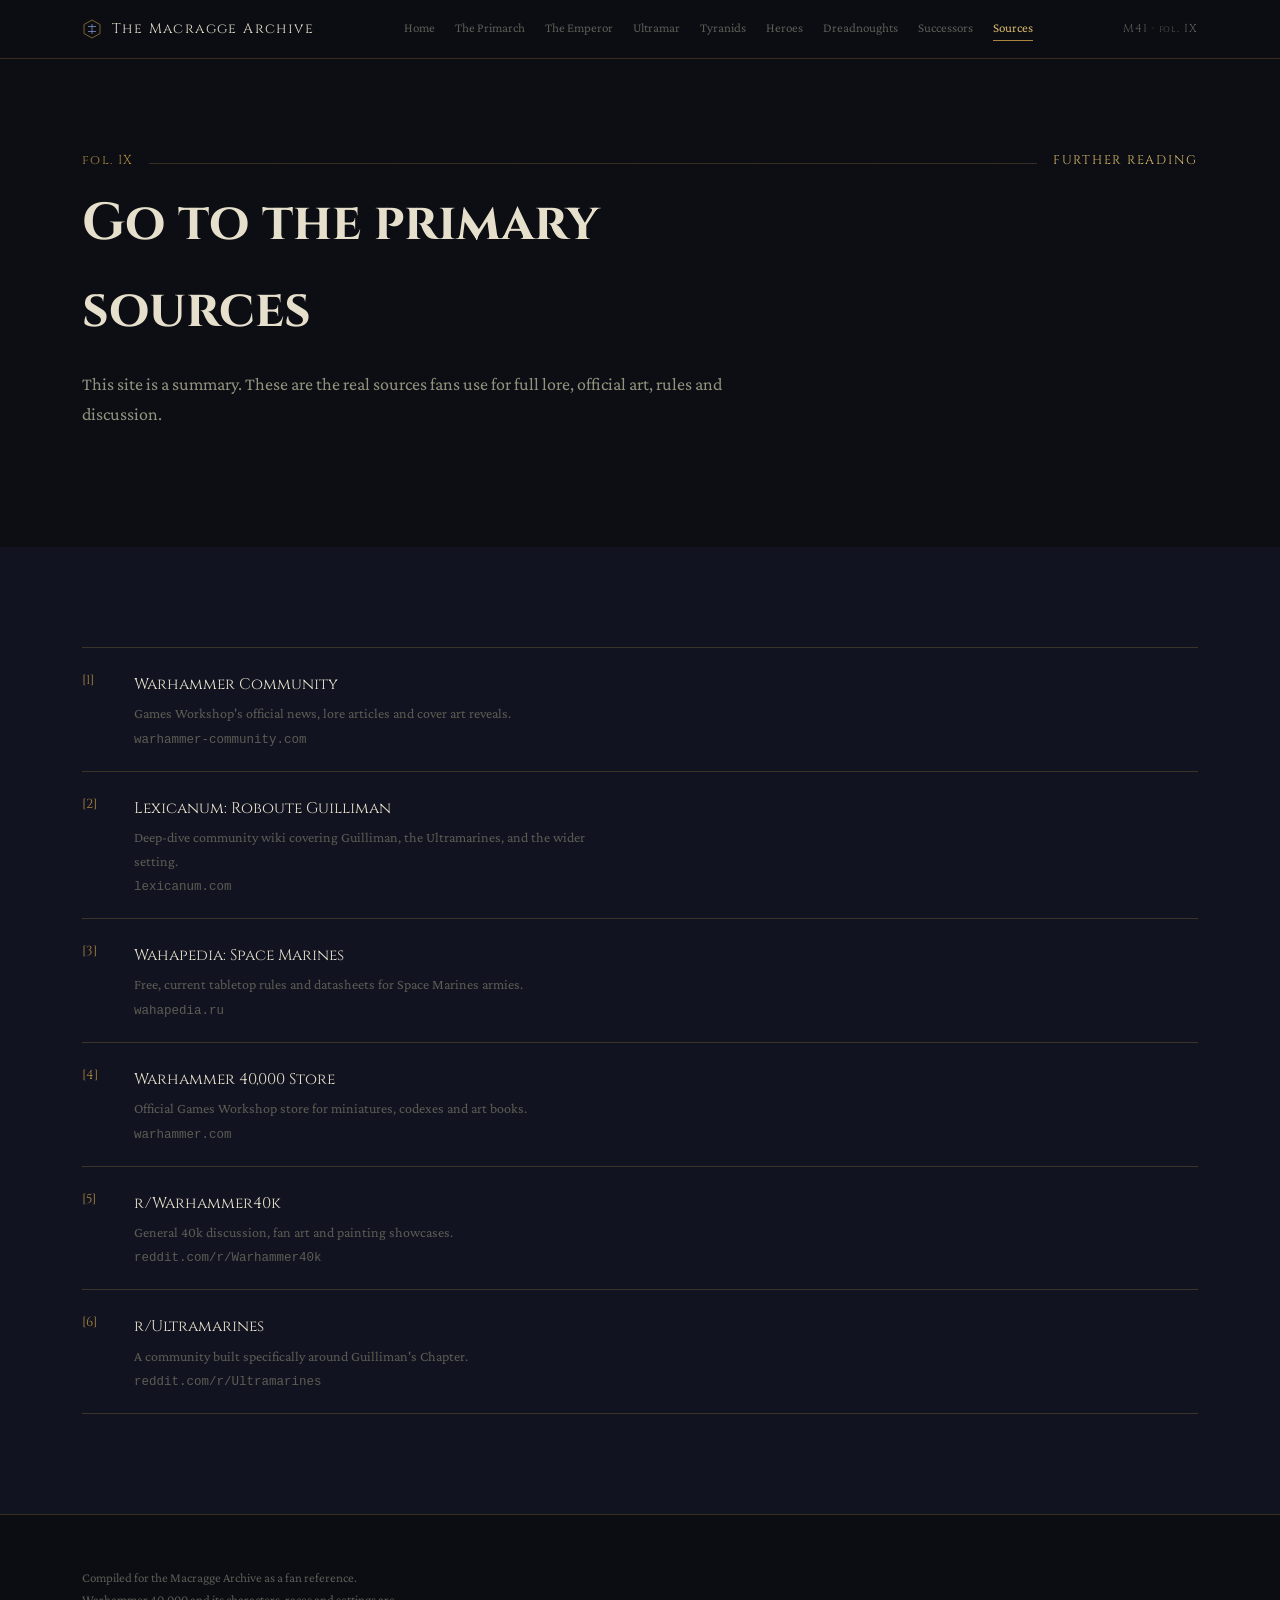
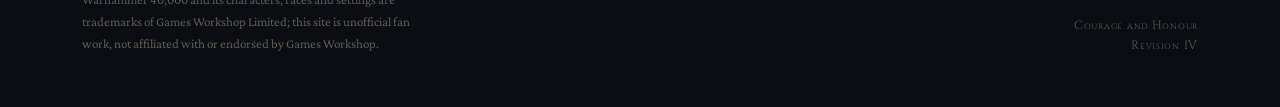
<file: resources.html>
<!DOCTYPE html>
<html lang="en">
<head>
<meta charset="UTF-8">
<meta name="viewport" content="width=device-width, initial-scale=1, viewport-fit=cover">
<title>Further Reading | The Macragge Archive</title>
<meta name="description" content="Where fans go for full Warhammer 40,000 lore, official art, tabletop rules and discussion beyond this summary site.">
<link rel="icon" href="data:image/svg+xml,%3Csvg xmlns='http://www.w3.org/2000/svg' viewBox='0 0 40 40'%3E%3Crect width='40' height='40' rx='4' fill='%230b0d13'/%3E%3Cpath d='M20 4 L34 12 V28 L20 36 L6 28 V12 Z' stroke='%23a9843f' stroke-width='2' fill='none'/%3E%3C/svg%3E">
<link rel="preconnect" href="https://fonts.googleapis.com">
<link rel="preconnect" href="https://fonts.gstatic.com" crossorigin>
<link href="https://fonts.googleapis.com/css2?family=Cinzel:wght@500;600;700;900&family=Crimson+Pro:ital,wght@0,400;0,500;0,600;1,400;1,500&display=swap" rel="stylesheet">
<link rel="stylesheet" href="css/style.css">

</head>
<body>
<nav>
  <div class="wrap">
    <div class="brand">
      <svg viewBox="0 0 40 40" fill="none"><path d="M20 2 L36 11 V29 L20 38 L4 29 V11 Z" stroke="#a9843f" stroke-width="1.4"/><path d="M20 10 L20 30 M12 15 L28 15 M12 25 L28 25" stroke="#8fa3d9" stroke-width="1.4"/></svg>
      The Macragge Archive
    </div>
    <button class="nav-toggle" aria-label="Open menu"><span></span><span></span><span></span></button>
    <div class="navlinks">
      <a href="index.html">Home</a>
      <a href="guilliman.html">The Primarch</a>
      <a href="emperor.html">The Emperor</a>
      <a href="ultramar.html">Ultramar</a>
      <a href="tyranids.html">Tyranids</a>
      <a href="heroes.html">Heroes</a>
      <a href="dreadnoughts.html">Dreadnoughts</a>
      <a href="successors.html">Successors</a>
      <a href="resources.html">Sources</a>
    </div>
    <div class="folio sc">M41 · fol. IX</div>
  </div>
</nav>
<main>

<section style="padding-top:150px;">
  <div class="wrap">
    <div class="eyebrow"><span class="roman">fol. IX</span><span class="line"></span><span class="tag">Further Reading</span></div>
    <h1 style="font-size:clamp(32px,5vw,52px); max-width:20ch;">Go to the primary sources</h1>
    <p style="max-width:68ch; margin-top:14px;">This site is a summary. These are the real sources fans use for full lore, official art, rules and discussion.</p>
  </div>
</section>

<section class="alt-bg">
  <div class="wrap">
    <div class="biblio">
      <div class="bib-row"><div><a href="https://www.warhammer-community.com/" target="_blank" rel="noopener">Warhammer Community</a><div class="ds">Games Workshop's official news, lore articles and cover art reveals.</div><span class="url">warhammer-community.com</span></div></div>
      <div class="bib-row"><div><a href="https://www.lexicanum.com/wiki/Roboute_Guilliman" target="_blank" rel="noopener">Lexicanum: Roboute Guilliman</a><div class="ds">Deep-dive community wiki covering Guilliman, the Ultramarines, and the wider setting.</div><span class="url">lexicanum.com</span></div></div>
      <div class="bib-row"><div><a href="https://wahapedia.ru/wh40k10ed/factions/space-marines/" target="_blank" rel="noopener">Wahapedia: Space Marines</a><div class="ds">Free, current tabletop rules and datasheets for Space Marines armies.</div><span class="url">wahapedia.ru</span></div></div>
      <div class="bib-row"><div><a href="https://www.warhammer.com/en-WW/shop/warhammer-40000" target="_blank" rel="noopener">Warhammer 40,000 Store</a><div class="ds">Official Games Workshop store for miniatures, codexes and art books.</div><span class="url">warhammer.com</span></div></div>
      <div class="bib-row"><div><a href="https://www.reddit.com/r/Warhammer40k/" target="_blank" rel="noopener">r/Warhammer40k</a><div class="ds">General 40k discussion, fan art and painting showcases.</div><span class="url">reddit.com/r/Warhammer40k</span></div></div>
      <div class="bib-row"><div><a href="https://www.reddit.com/r/Ultramarines/" target="_blank" rel="noopener">r/Ultramarines</a><div class="ds">A community built specifically around Guilliman's Chapter.</div><span class="url">reddit.com/r/Ultramarines</span></div></div>
    </div>
  </div>
</section>

</main>
<footer>
  <div class="wrap">
    <div class="col-l">Compiled for the Macragge Archive as a fan reference. Warhammer 40,000 and its characters, races and settings are trademarks of Games Workshop Limited; this site is unofficial fan work, not affiliated with or endorsed by Games Workshop.</div>
    <div class="col-r sc">Courage and Honour<br>Revision IV</div>
  </div>
</footer>
<script src="js/script.js"></script>
</body>
</html>
</file>
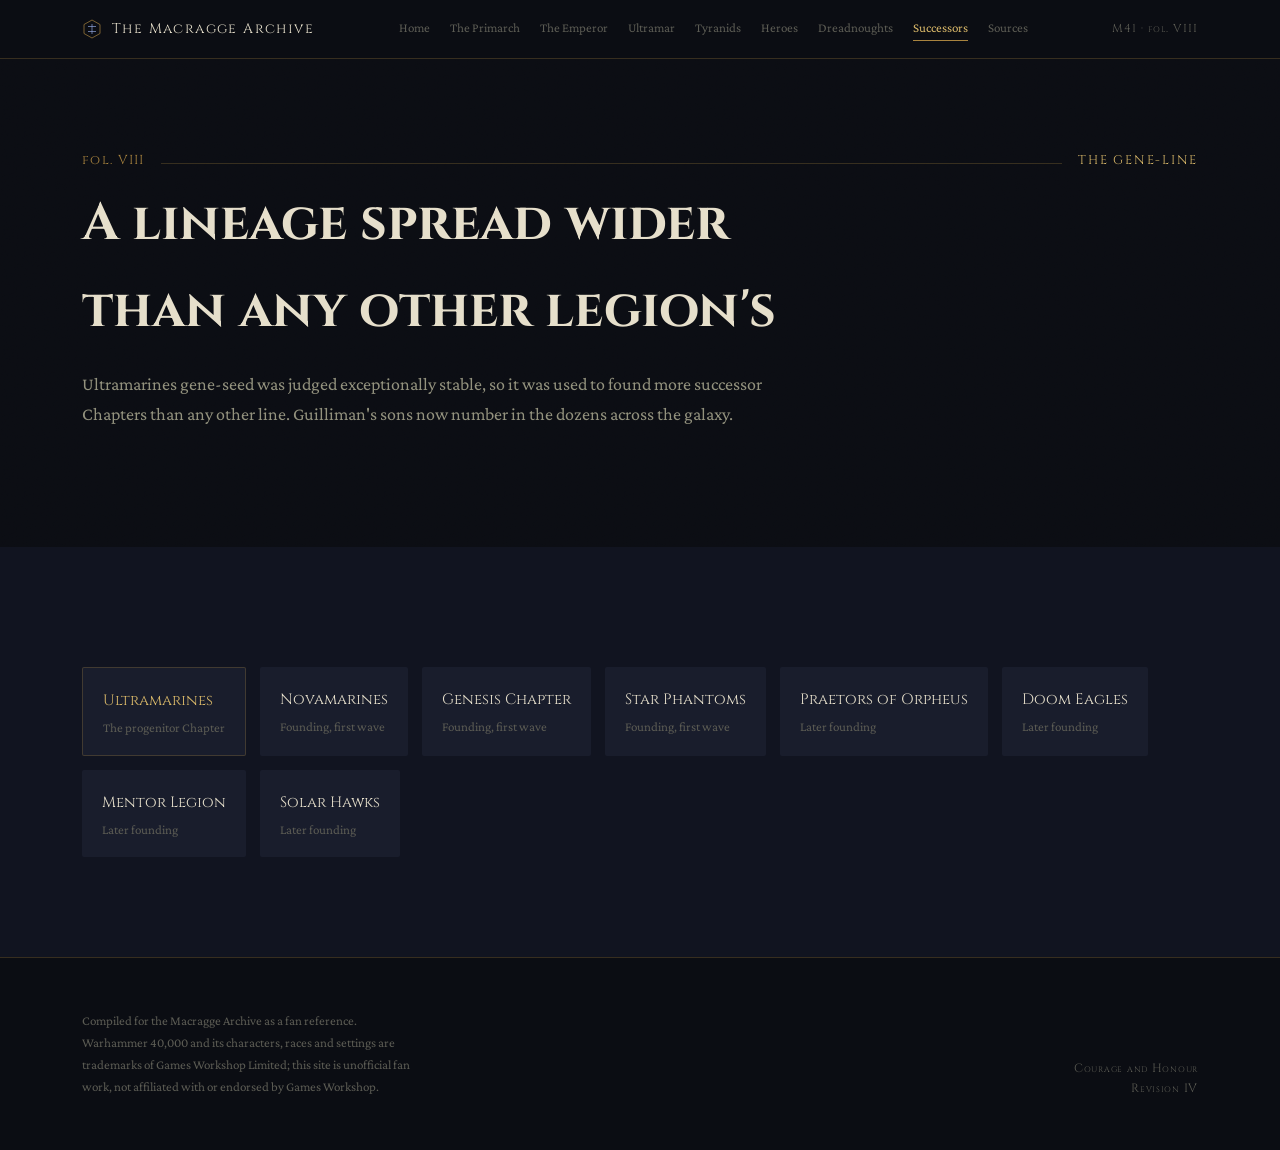
<file: successors.html>
<!DOCTYPE html>
<html lang="en">
<head>
<meta charset="UTF-8">
<meta name="viewport" content="width=device-width, initial-scale=1, viewport-fit=cover">
<title>Successor Chapters | The Macragge Archive</title>
<meta name="description" content="The successor Chapters founded from Ultramarines gene-seed, more than from any other Space Marine line.">
<link rel="icon" href="data:image/svg+xml,%3Csvg xmlns='http://www.w3.org/2000/svg' viewBox='0 0 40 40'%3E%3Crect width='40' height='40' rx='4' fill='%230b0d13'/%3E%3Cpath d='M20 4 L34 12 V28 L20 36 L6 28 V12 Z' stroke='%23a9843f' stroke-width='2' fill='none'/%3E%3C/svg%3E">
<link rel="preconnect" href="https://fonts.googleapis.com">
<link rel="preconnect" href="https://fonts.gstatic.com" crossorigin>
<link href="https://fonts.googleapis.com/css2?family=Cinzel:wght@500;600;700;900&family=Crimson+Pro:ital,wght@0,400;0,500;0,600;1,400;1,500&display=swap" rel="stylesheet">
<link rel="stylesheet" href="css/style.css">

</head>
<body>
<nav>
  <div class="wrap">
    <div class="brand">
      <svg viewBox="0 0 40 40" fill="none"><path d="M20 2 L36 11 V29 L20 38 L4 29 V11 Z" stroke="#a9843f" stroke-width="1.4"/><path d="M20 10 L20 30 M12 15 L28 15 M12 25 L28 25" stroke="#8fa3d9" stroke-width="1.4"/></svg>
      The Macragge Archive
    </div>
    <button class="nav-toggle" aria-label="Open menu"><span></span><span></span><span></span></button>
    <div class="navlinks">
      <a href="index.html">Home</a>
      <a href="guilliman.html">The Primarch</a>
      <a href="emperor.html">The Emperor</a>
      <a href="ultramar.html">Ultramar</a>
      <a href="tyranids.html">Tyranids</a>
      <a href="heroes.html">Heroes</a>
      <a href="dreadnoughts.html">Dreadnoughts</a>
      <a href="successors.html">Successors</a>
      <a href="resources.html">Sources</a>
    </div>
    <div class="folio sc">M41 · fol. VIII</div>
  </div>
</nav>
<main>

<section style="padding-top:150px;">
  <div class="wrap">
    <div class="eyebrow"><span class="roman">fol. VIII</span><span class="line"></span><span class="tag">The Gene-Line</span></div>
    <h1 style="font-size:clamp(32px,5vw,52px); max-width:22ch;">A lineage spread wider than any other legion's</h1>
    <p style="max-width:68ch; margin-top:14px;">Ultramarines gene-seed was judged exceptionally stable, so it was used to found more successor Chapters than any other line. Guilliman's sons now number in the dozens across the galaxy.</p>
  </div>
</section>

<section class="alt-bg">
  <div class="wrap">
    <div class="geno">
      <div class="geno-row">
        <div class="geno-item root"><div class="nm">Ultramarines</div><div class="ds">The progenitor Chapter</div></div>
        <div class="geno-item"><div class="nm">Novamarines</div><div class="ds">Founding, first wave</div></div>
        <div class="geno-item"><div class="nm">Genesis Chapter</div><div class="ds">Founding, first wave</div></div>
        <div class="geno-item"><div class="nm">Star Phantoms</div><div class="ds">Founding, first wave</div></div>
        <div class="geno-item"><div class="nm">Praetors of Orpheus</div><div class="ds">Later founding</div></div>
        <div class="geno-item"><div class="nm">Doom Eagles</div><div class="ds">Later founding</div></div>
        <div class="geno-item"><div class="nm">Mentor Legion</div><div class="ds">Later founding</div></div>
        <div class="geno-item"><div class="nm">Solar Hawks</div><div class="ds">Later founding</div></div>
      </div>
    </div>
  </div>
</section>

</main>
<footer>
  <div class="wrap">
    <div class="col-l">Compiled for the Macragge Archive as a fan reference. Warhammer 40,000 and its characters, races and settings are trademarks of Games Workshop Limited; this site is unofficial fan work, not affiliated with or endorsed by Games Workshop.</div>
    <div class="col-r sc">Courage and Honour<br>Revision IV</div>
  </div>
</footer>
<script src="js/script.js"></script>
</body>
</html>
</file>
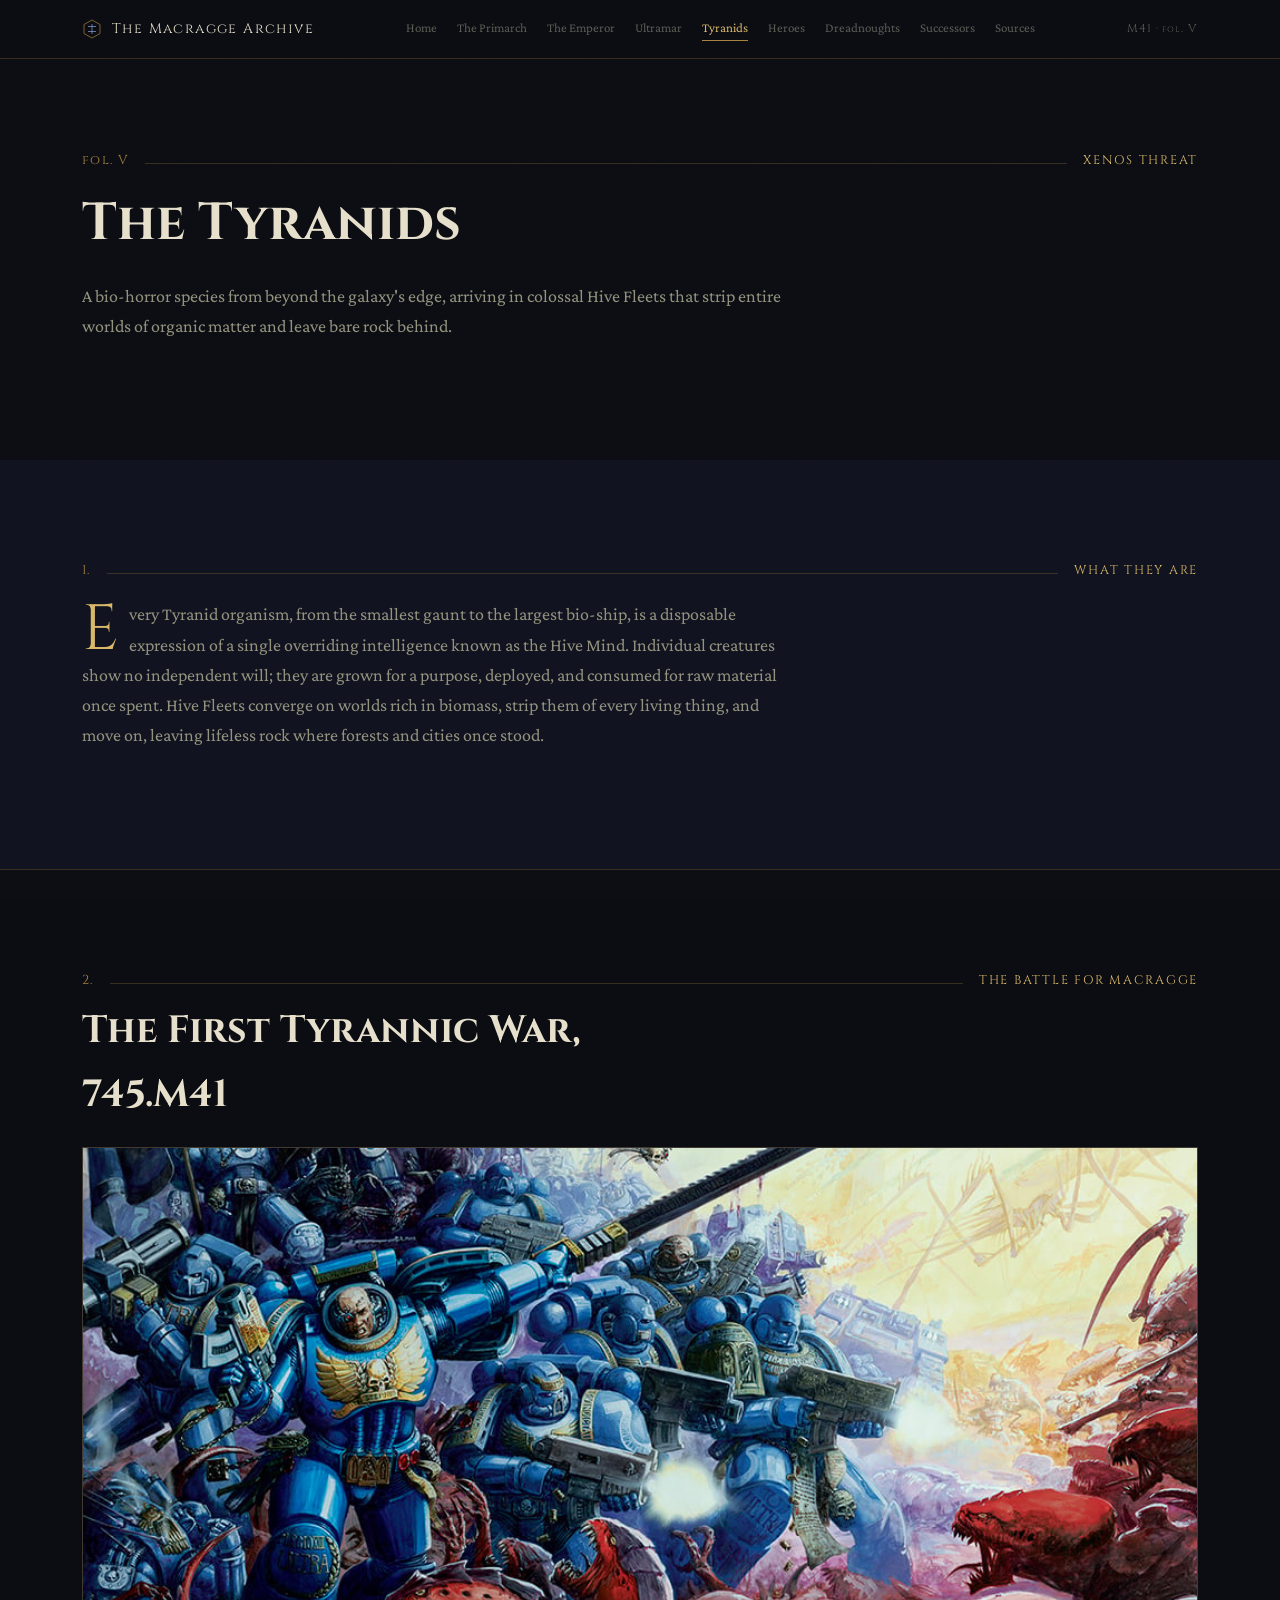
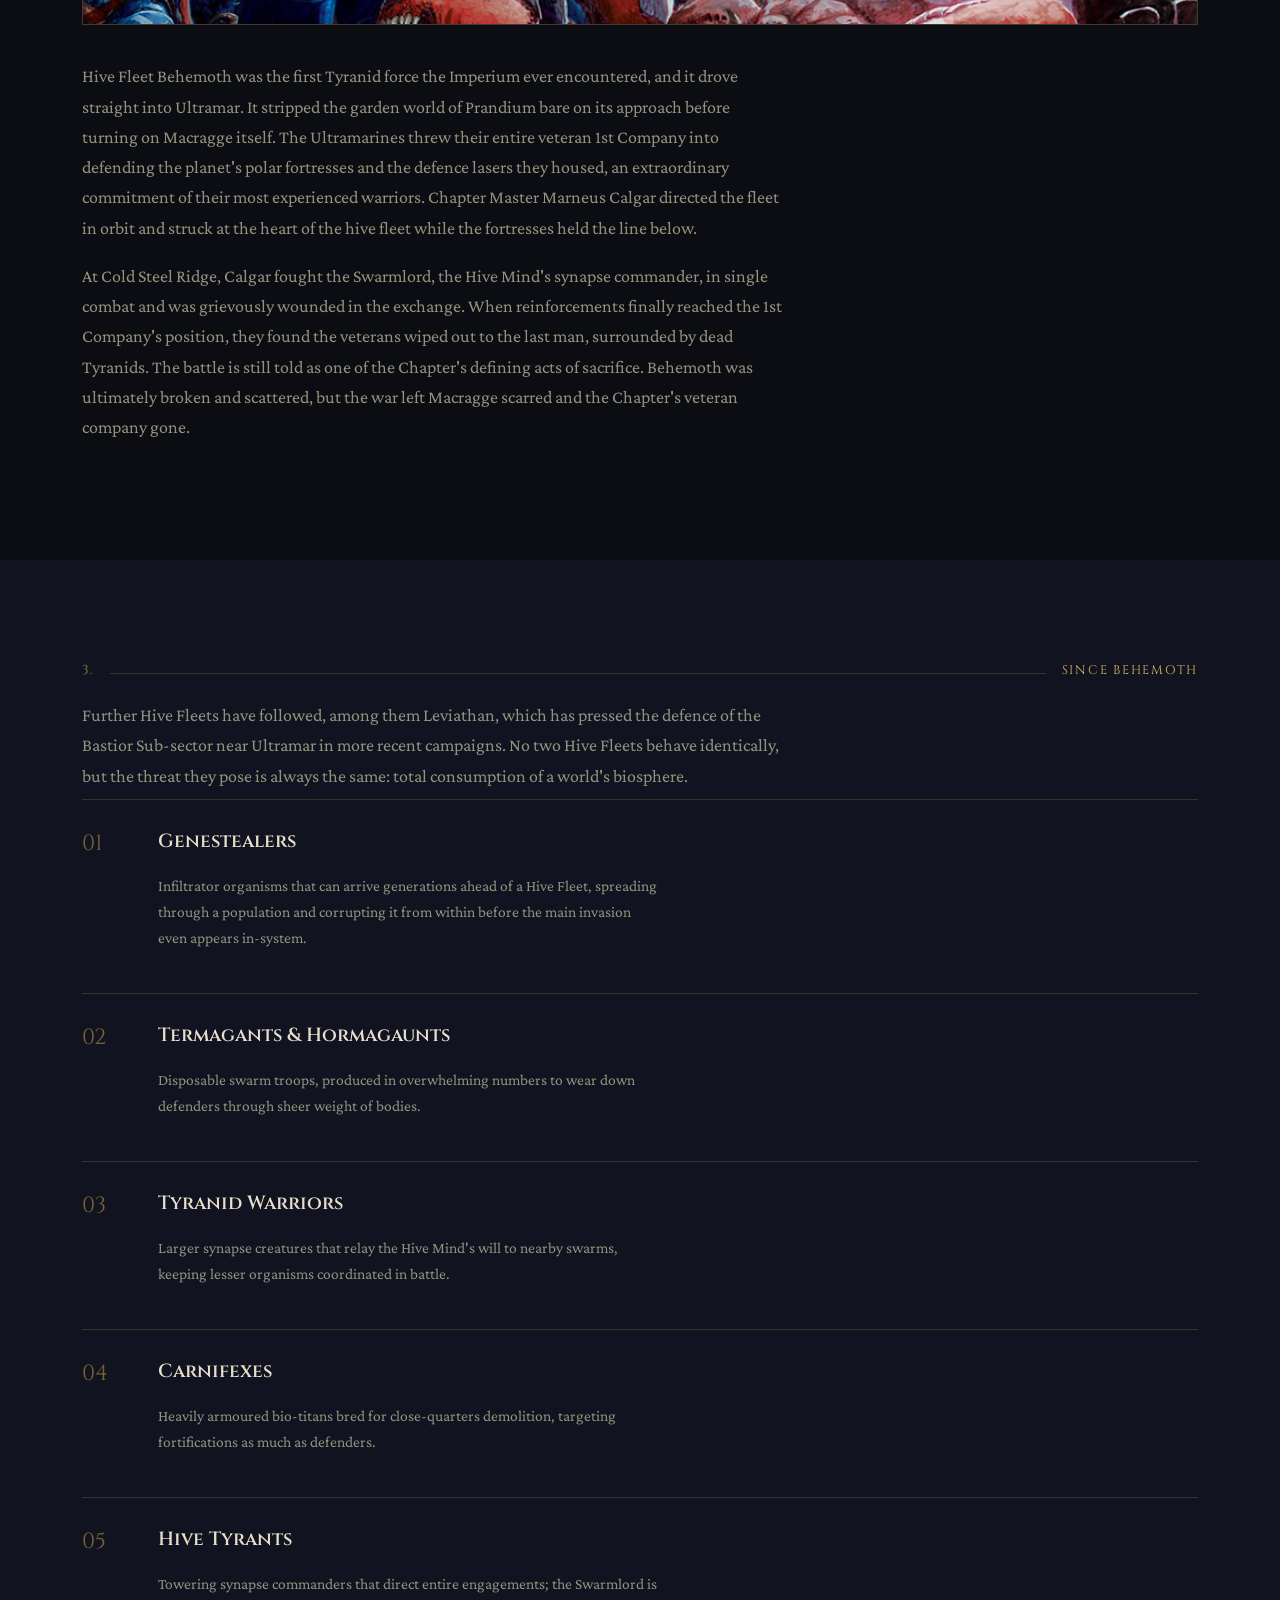
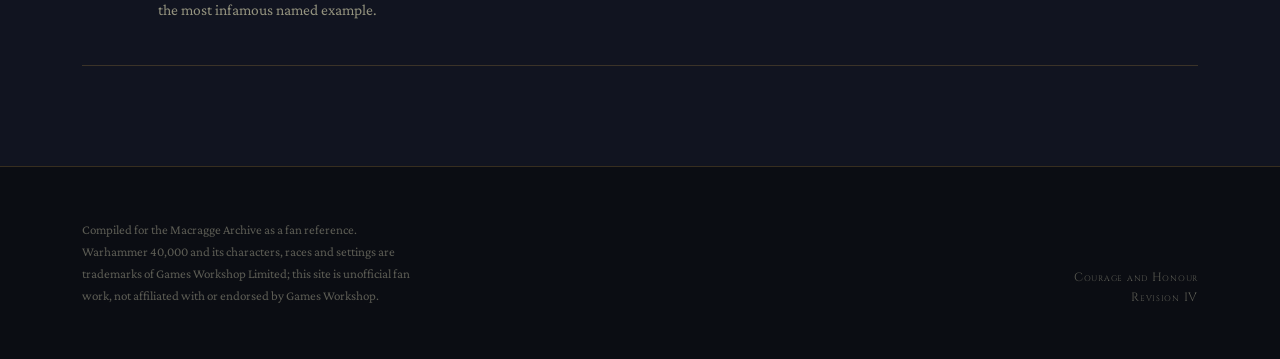
<file: tyranids.html>
<!DOCTYPE html>
<html lang="en">
<head>
<meta charset="UTF-8">
<meta name="viewport" content="width=device-width, initial-scale=1, viewport-fit=cover">
<title>The Tyranid Invasion | The Macragge Archive</title>
<meta name="description" content="What the Tyranids are, and the First Tyrannic War: the Battle for Macragge against Hive Fleet Behemoth in 745.M41.">
<link rel="icon" href="data:image/svg+xml,%3Csvg xmlns='http://www.w3.org/2000/svg' viewBox='0 0 40 40'%3E%3Crect width='40' height='40' rx='4' fill='%230b0d13'/%3E%3Cpath d='M20 4 L34 12 V28 L20 36 L6 28 V12 Z' stroke='%23a9843f' stroke-width='2' fill='none'/%3E%3C/svg%3E">
<link rel="preconnect" href="https://fonts.googleapis.com">
<link rel="preconnect" href="https://fonts.gstatic.com" crossorigin>
<link href="https://fonts.googleapis.com/css2?family=Cinzel:wght@500;600;700;900&family=Crimson+Pro:ital,wght@0,400;0,500;0,600;1,400;1,500&display=swap" rel="stylesheet">
<link rel="stylesheet" href="css/style.css">

</head>
<body>
<nav>
  <div class="wrap">
    <div class="brand">
      <svg viewBox="0 0 40 40" fill="none"><path d="M20 2 L36 11 V29 L20 38 L4 29 V11 Z" stroke="#a9843f" stroke-width="1.4"/><path d="M20 10 L20 30 M12 15 L28 15 M12 25 L28 25" stroke="#8fa3d9" stroke-width="1.4"/></svg>
      The Macragge Archive
    </div>
    <button class="nav-toggle" aria-label="Open menu"><span></span><span></span><span></span></button>
    <div class="navlinks">
      <a href="index.html">Home</a>
      <a href="guilliman.html">The Primarch</a>
      <a href="emperor.html">The Emperor</a>
      <a href="ultramar.html">Ultramar</a>
      <a href="tyranids.html">Tyranids</a>
      <a href="heroes.html">Heroes</a>
      <a href="dreadnoughts.html">Dreadnoughts</a>
      <a href="successors.html">Successors</a>
      <a href="resources.html">Sources</a>
    </div>
    <div class="folio sc">M41 · fol. V</div>
  </div>
</nav>
<main>

<section style="padding-top:150px;">
  <div class="wrap">
    <div class="eyebrow"><span class="roman">fol. V</span><span class="line"></span><span class="tag">Xenos Threat</span></div>
    <h1 style="font-size:clamp(32px,5vw,52px); max-width:16ch;">The Tyranids</h1>
    <p style="max-width:70ch; margin-top:14px;">A bio-horror species from beyond the galaxy's edge, arriving in colossal Hive Fleets that strip entire worlds of organic matter and leave bare rock behind.</p>
  </div>
</section>

<section class="alt-bg">
  <div class="wrap">
    <div class="eyebrow"><span class="roman">1.</span><span class="line"></span><span class="tag">What they are</span></div>
    <p class="lede" style="max-width:70ch;">Every Tyranid organism, from the smallest gaunt to the largest bio-ship, is a disposable expression of a single overriding intelligence known as the Hive Mind. Individual creatures show no independent will; they are grown for a purpose, deployed, and consumed for raw material once spent. Hive Fleets converge on worlds rich in biomass, strip them of every living thing, and move on, leaving lifeless rock where forests and cities once stood.</p>
  </div>
</section>

<section class="rule-top">
  <div class="wrap">
    <div class="eyebrow"><span class="roman">2.</span><span class="line"></span><span class="tag">The Battle for Macragge</span></div>
    <h2 class="section-title" style="max-width:22ch;">The First Tyrannic War, 745.M41</h2>
    <div class="img-slot ratio-21x9" style="margin:20px 0 36px;">
      <img src="images/tyranids/battle-for-macragge.jpg" alt="The Battle for Macragge against Hive Fleet Behemoth">
      <div class="slot-label"><div class="path">images/tyranids/battle-for-macragge.jpg</div><div class="hint">banner · 2000×850</div></div>
    </div>
    <p style="max-width:70ch;">Hive Fleet Behemoth was the first Tyranid force the Imperium ever encountered, and it drove straight into Ultramar. It stripped the garden world of Prandium bare on its approach before turning on Macragge itself. The Ultramarines threw their entire veteran 1st Company into defending the planet's polar fortresses and the defence lasers they housed, an extraordinary commitment of their most experienced warriors. Chapter Master Marneus Calgar directed the fleet in orbit and struck at the heart of the hive fleet while the fortresses held the line below.</p>
    <p style="max-width:70ch; margin-top:16px;">At Cold Steel Ridge, Calgar fought the Swarmlord, the Hive Mind's synapse commander, in single combat and was grievously wounded in the exchange. When reinforcements finally reached the 1st Company's position, they found the veterans wiped out to the last man, surrounded by dead Tyranids. The battle is still told as one of the Chapter's defining acts of sacrifice. Behemoth was ultimately broken and scattered, but the war left Macragge scarred and the Chapter's veteran company gone.</p>
  </div>
</section>

<section class="alt-bg">
  <div class="wrap">
    <div class="eyebrow"><span class="roman">3.</span><span class="line"></span><span class="tag">Since Behemoth</span></div>
    <p style="max-width:70ch; margin-bottom:8px;">Further Hive Fleets have followed, among them Leviathan, which has pressed the defence of the Bastior Sub-sector near Ultramar in more recent campaigns. No two Hive Fleets behave identically, but the threat they pose is always the same: total consumption of a world's biosphere.</p>
    <div class="ledger">
      <div class="ledger-row"><div class="no">01</div><div><h3>Genestealers</h3><p>Infiltrator organisms that can arrive generations ahead of a Hive Fleet, spreading through a population and corrupting it from within before the main invasion even appears in-system.</p></div></div>
      <div class="ledger-row"><div class="no">02</div><div><h3>Termagants &amp; Hormagaunts</h3><p>Disposable swarm troops, produced in overwhelming numbers to wear down defenders through sheer weight of bodies.</p></div></div>
      <div class="ledger-row"><div class="no">03</div><div><h3>Tyranid Warriors</h3><p>Larger synapse creatures that relay the Hive Mind's will to nearby swarms, keeping lesser organisms coordinated in battle.</p></div></div>
      <div class="ledger-row"><div class="no">04</div><div><h3>Carnifexes</h3><p>Heavily armoured bio-titans bred for close-quarters demolition, targeting fortifications as much as defenders.</p></div></div>
      <div class="ledger-row"><div class="no">05</div><div><h3>Hive Tyrants</h3><p>Towering synapse commanders that direct entire engagements; the Swarmlord is the most infamous named example.</p></div></div>
    </div>
  </div>
</section>

</main>
<footer>
  <div class="wrap">
    <div class="col-l">Compiled for the Macragge Archive as a fan reference. Warhammer 40,000 and its characters, races and settings are trademarks of Games Workshop Limited; this site is unofficial fan work, not affiliated with or endorsed by Games Workshop.</div>
    <div class="col-r sc">Courage and Honour<br>Revision IV</div>
  </div>
</footer>
<script src="js/script.js"></script>
</body>
</html>
</file>
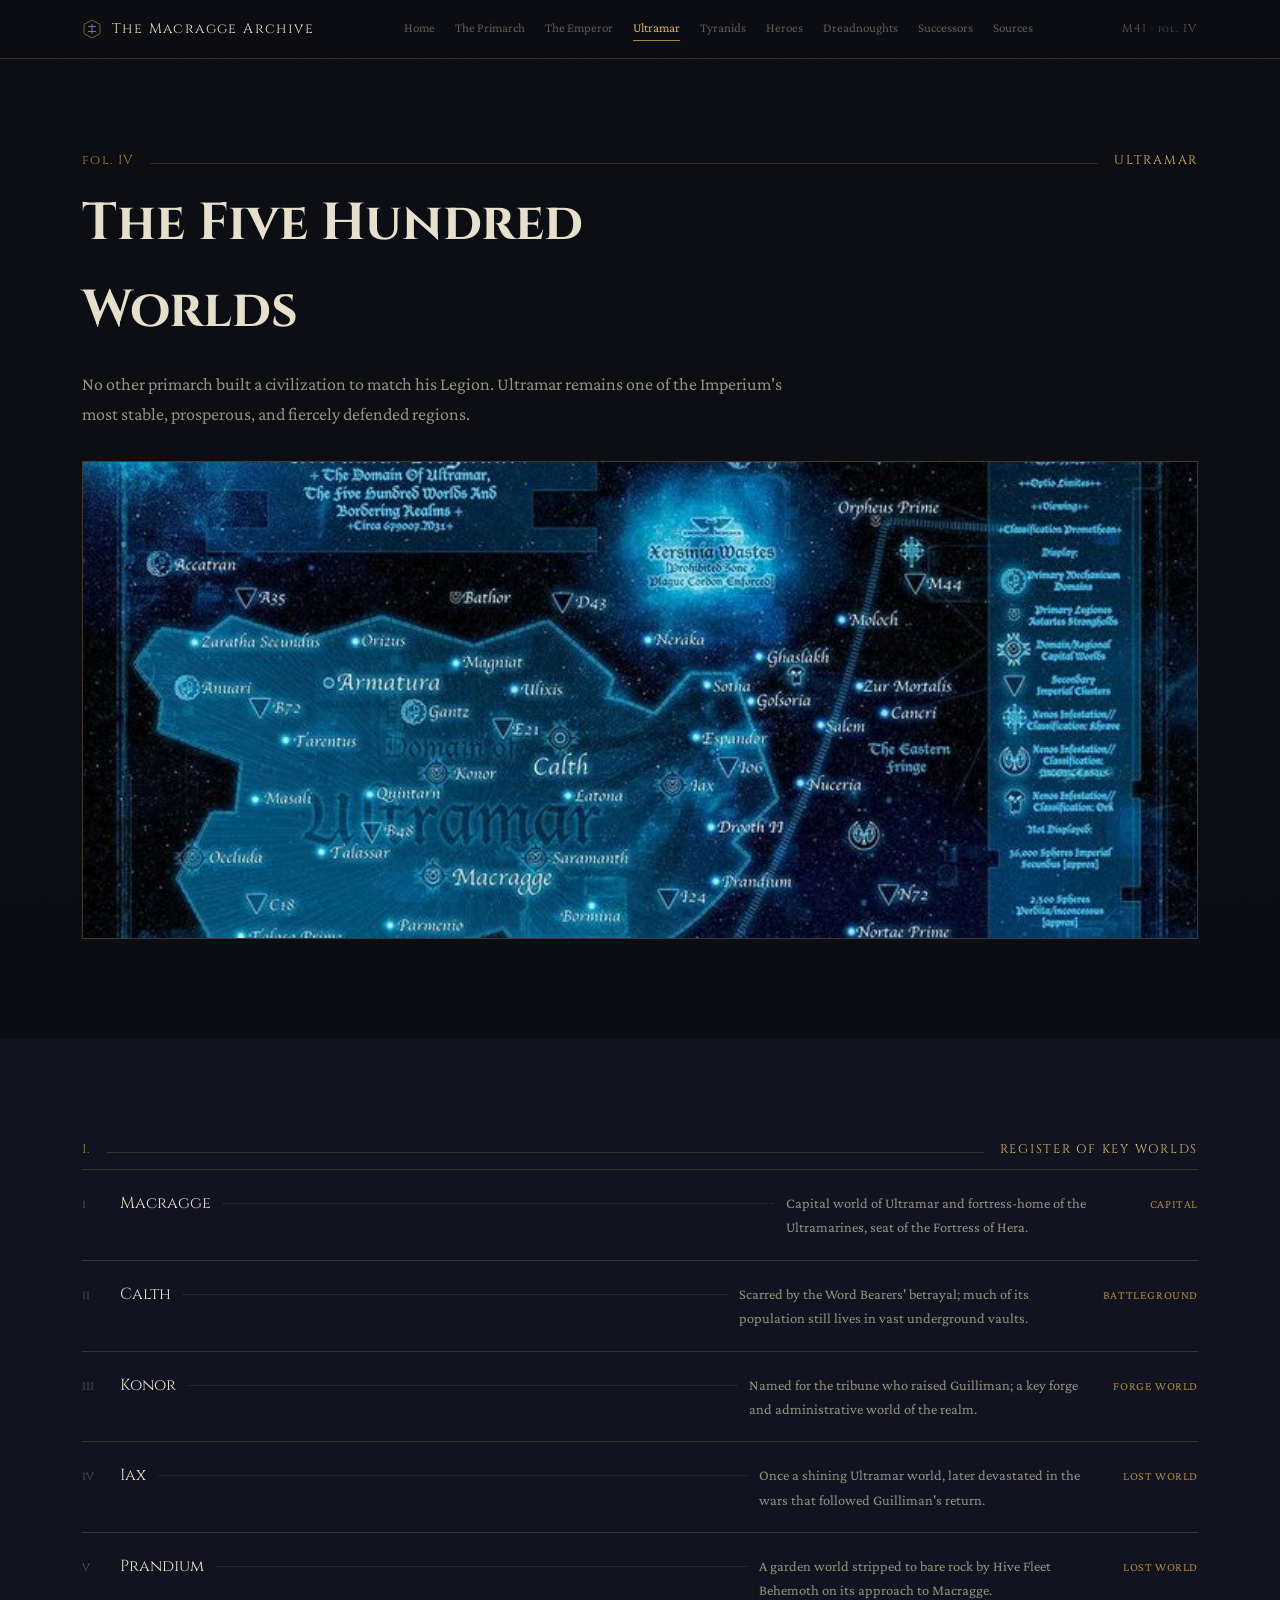
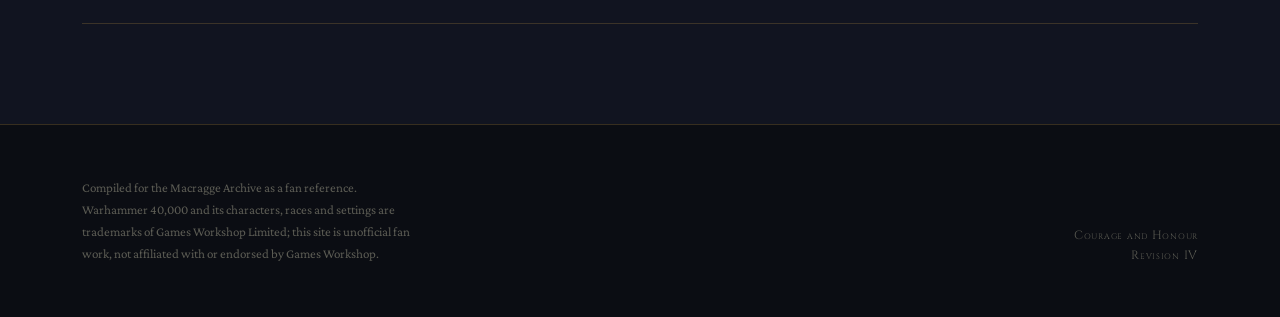
<file: ultramar.html>
<!DOCTYPE html>
<html lang="en">
<head>
<meta charset="UTF-8">
<meta name="viewport" content="width=device-width, initial-scale=1, viewport-fit=cover">
<title>Ultramar | The Macragge Archive</title>
<meta name="description" content="The Five Hundred Worlds of Ultramar, Guilliman's own realm, and a register of its key worlds: Macragge, Calth, Konor, Iax and Prandium.">
<link rel="icon" href="data:image/svg+xml,%3Csvg xmlns='http://www.w3.org/2000/svg' viewBox='0 0 40 40'%3E%3Crect width='40' height='40' rx='4' fill='%230b0d13'/%3E%3Cpath d='M20 4 L34 12 V28 L20 36 L6 28 V12 Z' stroke='%23a9843f' stroke-width='2' fill='none'/%3E%3C/svg%3E">
<link rel="preconnect" href="https://fonts.googleapis.com">
<link rel="preconnect" href="https://fonts.gstatic.com" crossorigin>
<link href="https://fonts.googleapis.com/css2?family=Cinzel:wght@500;600;700;900&family=Crimson+Pro:ital,wght@0,400;0,500;0,600;1,400;1,500&display=swap" rel="stylesheet">
<link rel="stylesheet" href="css/style.css">

</head>
<body>
<nav>
  <div class="wrap">
    <div class="brand">
      <svg viewBox="0 0 40 40" fill="none"><path d="M20 2 L36 11 V29 L20 38 L4 29 V11 Z" stroke="#a9843f" stroke-width="1.4"/><path d="M20 10 L20 30 M12 15 L28 15 M12 25 L28 25" stroke="#8fa3d9" stroke-width="1.4"/></svg>
      The Macragge Archive
    </div>
    <button class="nav-toggle" aria-label="Open menu"><span></span><span></span><span></span></button>
    <div class="navlinks">
      <a href="index.html">Home</a>
      <a href="guilliman.html">The Primarch</a>
      <a href="emperor.html">The Emperor</a>
      <a href="ultramar.html">Ultramar</a>
      <a href="tyranids.html">Tyranids</a>
      <a href="heroes.html">Heroes</a>
      <a href="dreadnoughts.html">Dreadnoughts</a>
      <a href="successors.html">Successors</a>
      <a href="resources.html">Sources</a>
    </div>
    <div class="folio sc">M41 · fol. IV</div>
  </div>
</nav>
<main>

<section style="padding-top:150px;">
  <div class="wrap">
    <div class="eyebrow"><span class="roman">fol. IV</span><span class="line"></span><span class="tag">Ultramar</span></div>
    <h1 style="font-size:clamp(32px,5vw,52px); max-width:16ch;">The Five Hundred Worlds</h1>
    <p style="max-width:70ch; margin-top:14px;">No other primarch built a civilization to match his Legion. Ultramar remains one of the Imperium's most stable, prosperous, and fiercely defended regions.</p>
    <div class="img-slot ratio-21x9" style="margin-top:32px;">
      <img src="images/ultramar/ultramar-star-map.jpg" alt="Star map of Ultramar and the Five Hundred Worlds">
      <div class="slot-label"><div class="icon">II</div><div class="path">images/ultramar/ultramar-star-map.jpg</div><div class="hint">map / banner · 735×515</div></div>
    </div>
  </div>
</section>

<section class="alt-bg">
  <div class="wrap">
    <div class="eyebrow"><span class="roman">1.</span><span class="line"></span><span class="tag">Register of key worlds</span></div>
    <div class="dtable">
      <div class="drow"><div class="num">i</div><div class="nm">Macragge</div><div class="ld"></div><div class="ds">Capital world of Ultramar and fortress-home of the Ultramarines, seat of the Fortress of Hera.</div><div class="role">Capital</div></div>
      <div class="drow"><div class="num">ii</div><div class="nm">Calth</div><div class="ld"></div><div class="ds">Scarred by the Word Bearers' betrayal; much of its population still lives in vast underground vaults.</div><div class="role">Battleground</div></div>
      <div class="drow"><div class="num">iii</div><div class="nm">Konor</div><div class="ld"></div><div class="ds">Named for the tribune who raised Guilliman; a key forge and administrative world of the realm.</div><div class="role">Forge world</div></div>
      <div class="drow"><div class="num">iv</div><div class="nm">Iax</div><div class="ld"></div><div class="ds">Once a shining Ultramar world, later devastated in the wars that followed Guilliman's return.</div><div class="role">Lost world</div></div>
      <div class="drow"><div class="num">v</div><div class="nm">Prandium</div><div class="ld"></div><div class="ds">A garden world stripped to bare rock by Hive Fleet Behemoth on its approach to Macragge.</div><div class="role">Lost world</div></div>
    </div>
  </div>
</section>

</main>
<footer>
  <div class="wrap">
    <div class="col-l">Compiled for the Macragge Archive as a fan reference. Warhammer 40,000 and its characters, races and settings are trademarks of Games Workshop Limited; this site is unofficial fan work, not affiliated with or endorsed by Games Workshop.</div>
    <div class="col-r sc">Courage and Honour<br>Revision IV</div>
  </div>
</footer>
<script src="js/script.js"></script>
</body>
</html>
</file>
<file: css/style.css>
/* fonts + colors live here, rest of the file just uses these */
:root{
  --void:#0b0d13; --ink:#111420; --ink-2:#191d2c;
  --ultra:#233a7d; --ultra-light:#3a55a8; --ultra-pale:#8fa3d9;
  --gold:#a9843f; --gold-bright:#d9b869;
  --parchment:#e6dfcb; --parchment-dim:#93927e; --parchment-faint:#5c5c54;
  --rule: rgba(169,132,63,.28);
  --serif: 'Crimson Pro', Georgia, serif;
  --display: 'Cinzel', Georgia, serif;
  box-sizing:border-box;
  padding-top:env(safe-area-inset-top,0px);
  padding-bottom:env(safe-area-inset-bottom,0px);
}
*{box-sizing:border-box;}
html{scroll-behavior:smooth; scroll-padding-top:76px;}
body{margin:0; background:var(--void); color:var(--parchment); font-family:var(--serif); font-size:18px; line-height:1.68; position:relative;}
@media (prefers-reduced-motion: reduce){ html{scroll-behavior:auto;} }
::selection{background:var(--gold); color:#141414;}
img,svg{max-width:100%;}
p{max-width:62ch; color:var(--parchment-dim);}
a{color:var(--gold-bright);}

/* film-grain overlay */
body::before{
  content:''; position:fixed; inset:0; z-index:1; pointer-events:none; opacity:.05; mix-blend-mode:overlay;
  background-image:url("data:image/svg+xml,%3Csvg xmlns='http://www.w3.org/2000/svg' width='120' height='120'%3E%3Cfilter id='n'%3E%3CfeTurbulence type='fractalNoise' baseFrequency='0.9' numOctaves='2' stitchTiles='stitch'/%3E%3C/filter%3E%3Crect width='100%25' height='100%25' filter='url(%23n)'/%3E%3C/svg%3E");
}

/* type */
.wrap{max-width:1180px; margin:0 auto; padding:0 32px; position:relative;}
h1,h2,h3{font-family:var(--display); font-weight:700; color:var(--parchment); margin:0;}
.sc{font-variant:small-caps; letter-spacing:.03em;}
.tag{font-family:var(--display); font-size:12.5px; letter-spacing:.14em; text-transform:uppercase; color:var(--gold-bright);}
.lede::first-letter{font-family:var(--display); font-size:64px; float:left; line-height:.8; padding:6px 10px 0 0; color:var(--gold-bright);}
.gloss{border-left:1px solid var(--gold); padding-left:16px; font-size:14.5px; color:var(--parchment-faint); max-width:26ch; font-style:italic;}

/* nav bar */
nav{position:fixed; top:0; left:0; right:0; z-index:60; background:var(--void); border-bottom:1px solid var(--rule); padding-top:env(safe-area-inset-top,0px);}
nav .wrap{display:flex; align-items:center; justify-content:space-between; height:58px;}
.brand{display:flex; align-items:center; gap:10px; font-family:var(--display); font-size:14px; letter-spacing:.1em; color:var(--parchment);}
.brand svg{width:20px; height:20px; flex:none;}
.folio{font-size:11.5px; letter-spacing:.08em; color:var(--parchment-faint); font-family:var(--display);}
.navlinks{display:flex; gap:20px; font-size:13px;}
.navlinks a{color:var(--parchment-faint); text-decoration:none; padding-bottom:2px; border-bottom:1px solid transparent; white-space:nowrap;}
.navlinks a:hover, .navlinks a.active{color:var(--gold-bright); border-color:var(--gold);}
.nav-toggle{display:none; background:none; border:1px solid var(--rule); width:36px; height:36px; flex:none; cursor:pointer; padding:0;}
.nav-toggle span{display:block; width:16px; height:1px; background:var(--parchment); margin:4px auto;}
@media (max-width:860px){
  .navlinks{display:none; position:absolute; top:58px; left:0; right:0; background:var(--void); border-bottom:1px solid var(--rule);
    flex-direction:column; gap:0; padding:6px 0;}
  .navlinks.open{display:flex;}
  .navlinks a{padding:12px 32px; border-bottom:1px solid var(--rule);}
  .nav-toggle{display:block;}
}

/* home page toc */
.toc{border-top:1px solid var(--rule);}
.toc-row{display:grid; grid-template-columns:56px 1fr 90px; gap:22px; padding:26px 0; border-bottom:1px solid var(--rule); text-decoration:none; align-items:baseline;}
.toc-row .no{font-family:var(--display); font-size:13px; color:var(--gold);}
.toc-row .tt{font-family:var(--display); font-size:18px; color:var(--parchment); margin-bottom:6px;}
.toc-row .dd{font-size:14.5px; color:var(--parchment-dim); max-width:56ch;}
.toc-row .go{font-size:12px; letter-spacing:.05em; color:var(--gold-bright); text-align:right; text-transform:uppercase;}
.toc-row:hover .tt{color:var(--gold-bright);}
@media(max-width:640px){.toc-row{grid-template-columns:1fr; gap:6px;} .toc-row .go{text-align:left;}}

/* homepage hero */
.hero{position:relative; padding:150px 0 70px; overflow:hidden;}
.hero .wrap{display:grid; grid-template-columns:1fr 320px; gap:40px; align-items:end;}
@media(max-width:900px){.hero .wrap{grid-template-columns:1fr;}}
.hero-watermark{position:absolute; right:-.04em; top:70px; font-family:var(--display); font-weight:900; font-size:min(30vw,340px);
  color:transparent; -webkit-text-stroke:1px rgba(58,85,168,.28); line-height:1; z-index:0; user-select:none;}
.hero-left{position:relative; z-index:1;}
.hero .kicker-line{display:flex; align-items:center; gap:14px; margin-bottom:26px;}
.hero .kicker-line .rule{height:1px; width:44px; background:var(--gold);}
.hero h1{font-size:clamp(38px,6.4vw,74px); line-height:1.05; max-width:14ch;}
.hero h1 em{font-style:normal; color:var(--ultra-pale);}
.hero .sub{font-size:19px; color:var(--parchment-dim); max-width:50ch; margin-top:20px; font-style:italic; border-left:2px solid var(--rule); padding-left:18px;}
.hero-side{position:relative; z-index:1;}
.hero-stats{display:flex; gap:0; margin-top:56px; border-top:1px solid var(--rule); position:relative; z-index:1;}
.hero-stats div{flex:1; padding:20px 22px 0 22px; border-right:1px solid var(--rule);}
.hero-stats div:first-child{padding-left:0;} /* was 0 on every side, text was slamming into the divider */
.hero-stats div:last-child{border-right:none;}
.hero-stats .k{font-size:11px; letter-spacing:.1em; color:var(--gold); text-transform:uppercase;}
.hero-stats .v{font-family:var(--display); font-size:16px; margin-top:6px;}
@media(max-width:700px){.hero-stats{flex-wrap:wrap;} .hero-stats div{flex:0 0 50%; margin-bottom:18px;}}

section{position:relative; padding:100px 0; z-index:1;}
.rule-top{border-top:1px solid var(--rule);}
.alt-bg{background:var(--ink);}
.eyebrow{display:flex; align-items:baseline; gap:16px; margin-bottom:8px;}
.eyebrow .roman{font-family:var(--display); font-size:13px; color:var(--gold); letter-spacing:.1em;}
.eyebrow .line{flex:1; height:1px; background:var(--rule);}
.section-title{font-size:clamp(26px,3.6vw,38px); margin-bottom:16px;}

/* image placeholders - just drop the real file in at the same
   path/filename and the placeholder box goes away on its own */
.img-slot{position:relative; border:1px dashed var(--rule); overflow:hidden; background:var(--ink-2);}
.img-slot img{position:relative; z-index:2; width:100%; height:100%; object-fit:cover; display:block; opacity:0; transition:opacity .25s;}
.img-slot.has-image img{opacity:1;}
.img-slot.has-image{border-style:solid;}
.img-slot .slot-label{position:absolute; inset:0; z-index:1; display:flex; flex-direction:column; align-items:center; justify-content:center;
  text-align:center; padding:18px; pointer-events:none;}
.img-slot .slot-label .icon{font-family:var(--display); font-size:22px; color:var(--gold); opacity:.7; margin-bottom:8px;}
.img-slot .slot-label .path{font-family:monospace; font-size:12px; color:var(--parchment-faint);}
.img-slot .slot-label .hint{font-size:11px; color:var(--parchment-faint); margin-top:6px; letter-spacing:.03em;}
.img-slot.has-image .slot-label{display:none;}
.img-slot.ratio-16x9{aspect-ratio:16/9;}
.img-slot.ratio-4x3{aspect-ratio:4/3;}
.img-slot.ratio-3x4{aspect-ratio:3/4;}
.img-slot.ratio-1x1{aspect-ratio:1/1;}
.img-slot.ratio-21x9{aspect-ratio:21/9;}
.img-caption{font-size:12px; color:var(--parchment-faint); margin-top:10px; line-height:1.5;}

/* origins section on the primarch page */
#origins .layout{display:grid; grid-template-columns:1fr 260px; gap:60px;}
@media(max-width:880px){#origins .layout{grid-template-columns:1fr;}}

/* Crusade timeline */
.chron{display:grid; grid-template-columns:120px 1fr; column-gap:28px;}
.chron .yr{font-family:var(--display); font-size:14px; color:var(--gold-bright); padding-top:2px; text-align:right;}
.chron .ev{border-left:1px solid var(--rule); padding:0 0 46px 26px; position:relative;}
.chron .ev::before{content:''; position:absolute; left:-4px; top:5px; width:7px; height:7px; background:var(--gold-bright); border-radius:50%;}
.chron .ev h3{font-size:20px; font-weight:600; margin-bottom:6px;}
.chron .ev p{font-size:15.5px;}
.chron .ev .src{display:block; margin-top:8px; font-size:12px; color:var(--parchment-faint); font-style:italic;}
@media(max-width:640px){.chron{grid-template-columns:1fr;} .chron .yr{text-align:left; padding-top:14px;}}

/* Calth pull quote */
.pullquote{position:relative; padding:10px 0;}
.pullquote .mark{font-family:var(--display); font-size:120px; color:var(--gold); opacity:.25; line-height:0; position:absolute; left:-8px; top:52px;}
.pullquote p{font-size:clamp(24px,3.4vw,38px); font-style:italic; color:var(--parchment); max-width:20ch; line-height:1.3; padding-left:56px; margin:0;}
.pullquote cite{display:block; margin-top:18px; padding-left:56px; font-style:normal; font-size:13px; letter-spacing:.06em; color:var(--gold); font-family:var(--display);}

/* Codex ledger */
.ledger{border-top:1px solid var(--rule);}
.ledger-row{display:grid; grid-template-columns:50px 1fr; gap:26px; padding:26px 0; border-bottom:1px solid var(--rule);}
.ledger-row .no{font-family:var(--display); font-size:22px; color:var(--gold); opacity:.7;}
.ledger-row h3{font-size:19px; margin-bottom:6px; font-weight:600;}
.ledger-row p{font-size:15.5px; max-width:56ch;}

/* Ultramar worlds table */
.dtable{border-top:1px solid var(--rule);}
.drow{display:flex; align-items:baseline; gap:12px; padding:20px 0; border-bottom:1px solid var(--rule);}
.drow .num{font-family:var(--display); font-size:12px; color:var(--parchment-faint); width:26px; flex:none;}
.drow .nm{font-family:var(--display); font-size:16px; flex:none; white-space:nowrap;}
.drow .ld{flex:1; border-bottom:1px dotted var(--rule); transform:translateY(-4px);}
.drow .ds{flex:2; font-size:14.5px; color:var(--parchment-dim); max-width:44ch;}
.drow .role{font-size:12px; letter-spacing:.05em; color:var(--gold); text-transform:uppercase; flex:none; text-align:right;}
@media(max-width:250px){.drow{flex-wrap:wrap;} .drow .ld{display:none;} .drow .ds{flex:1 1 100%; order:4;}}

/* Return chronicle */
.chronicle{display:flex; flex-direction:column;}
.cr-item{display:grid; grid-template-columns:1fr 1fr; gap:50px; padding:34px 0; border-bottom:1px solid var(--rule); align-items:start;}
.cr-item:nth-child(even) .cr-txt{order:2;}
.cr-item .cr-year{font-family:var(--display); font-size:34px; color:var(--ultra-pale); opacity:.55;}
.cr-item h3{font-size:20px; margin:10px 0 8px; font-weight:600;}
.cr-item p{font-size:15.5px;}
@media(max-width:760px){.cr-item{grid-template-columns:1fr;} .cr-item:nth-child(even) .cr-txt{order:0;}}

/* Heroes */
.heroes{display:grid; grid-template-columns:1.15fr .85fr; gap:0; border-top:1px solid var(--rule);}
@media(max-width:860px){.heroes{grid-template-columns:1fr;}}
.hfig{padding:44px 48px 44px 0; border-right:1px solid var(--rule);}
.hfig.second{padding:44px 0 44px 48px; border-right:none;}
@media(max-width:860px){.hfig{padding:36px 0; border-right:none; border-bottom:1px solid var(--rule);} .hfig.second{padding:36px 0;}}
.hfig .img-slot{width:150px; margin-bottom:22px;}
.hfig .role{font-size:12px; letter-spacing:.06em; color:var(--gold); text-transform:uppercase; margin-bottom:6px;}
.hfig h3{font-size:25px; margin-bottom:12px;}
.hfig p{font-size:15.5px;}
.hfig .note{margin-top:18px; font-size:13px; color:var(--parchment-faint); font-style:italic;}

/* Successors genealogy */
.geno{position:relative; margin-top:20px;}
.geno-row{display:flex; flex-wrap:wrap; gap:14px;}
.geno-item{position:relative; padding:16px 20px; background:var(--ink-2); border-radius:2px;}
.geno-item .img-slot{width:56px; margin-bottom:10px;}
.geno-item .nm{font-family:var(--display); font-size:15px; padding:4px 0;}
.geno-item .ds{font-size:13px; color:var(--parchment-faint); max-width:22ch;}
.geno-item.root{background:var(--ink-2); border:1px solid var(--rule);}
.geno-item.root .nm{color:var(--gold-bright);}

/* Resources bibliography */
.biblio{border-top:1px solid var(--rule); counter-reset:bib;}
.bib-row{counter-increment:bib; display:grid; grid-template-columns:34px 1fr; gap:18px; padding:20px 0; border-bottom:1px solid var(--rule);}
.bib-row::before{content:"[" counter(bib) "]"; font-family:var(--display); font-size:13px; color:var(--gold); padding-top:2px;}
.bib-row a{text-decoration:none; font-family:var(--display); font-size:15.5px; color:var(--parchment);}
.bib-row a:hover{color:var(--gold-bright);}
.bib-row .ds{font-size:14px; color:var(--parchment-faint); margin-top:4px; max-width:60ch;}
.bib-row .url{display:block; font-size:12.5px; color:var(--parchment-faint); margin-top:4px; font-family:monospace;}

/* stars for a couple sections - all css, no image file */
.starfield{position:absolute; inset:0; overflow:hidden; z-index:0; pointer-events:none;}
.starfield::before{
  content:''; position:absolute; inset:-15% -5%;
  background-image:
    radial-gradient(1.4px 1.4px at 6% 18%, rgba(230,223,203,.85), transparent 60%),
    radial-gradient(1px 1px at 14% 62%, rgba(230,223,203,.55), transparent 60%),
    radial-gradient(1.6px 1.6px at 23% 8%, rgba(217,184,105,.8), transparent 60%),
    radial-gradient(1px 1px at 31% 45%, rgba(230,223,203,.6), transparent 60%),
    radial-gradient(1px 1px at 38% 82%, rgba(230,223,203,.5), transparent 60%),
    radial-gradient(2px 2px at 47% 28%, rgba(143,163,217,.7), transparent 60%),
    radial-gradient(1.2px 1.2px at 55% 66%, rgba(230,223,203,.7), transparent 60%),
    radial-gradient(1px 1px at 63% 12%, rgba(217,184,105,.6), transparent 60%),
    radial-gradient(1.6px 1.6px at 71% 52%, rgba(230,223,203,.8), transparent 60%),
    radial-gradient(1px 1px at 79% 90%, rgba(230,223,203,.5), transparent 60%),
    radial-gradient(1px 1px at 86% 34%, rgba(143,163,217,.6), transparent 60%),
    radial-gradient(1.8px 1.8px at 92% 70%, rgba(230,223,203,.75), transparent 60%),
    radial-gradient(1px 1px at 9% 96%, rgba(230,223,203,.45), transparent 60%),
    radial-gradient(1px 1px at 98% 14%, rgba(217,184,105,.5), transparent 60%);
  opacity:.65;
}
.starfield::after{
  content:''; position:absolute; inset:0;
  background:radial-gradient(ellipse 55% 45% at 78% 18%, rgba(58,85,168,.18), transparent 70%);
}
@media (max-width:700px){.starfield::before{opacity:.5;}}

/* footer */
footer{border-top:1px solid var(--rule); padding:52px 0 calc(52px + env(safe-area-inset-bottom,0px));}
footer .wrap{display:grid; grid-template-columns:1fr auto; gap:20px; align-items:end;}
footer .col-l{font-size:13px; color:var(--parchment-faint); max-width:48ch; line-height:1.7;}
footer .col-r{font-family:var(--display); font-size:12px; letter-spacing:.06em; color:var(--parchment-faint); text-align:right;}
@media(max-width:700px){footer .wrap{grid-template-columns:1fr;} footer .col-r{text-align:left;}}
</file>
